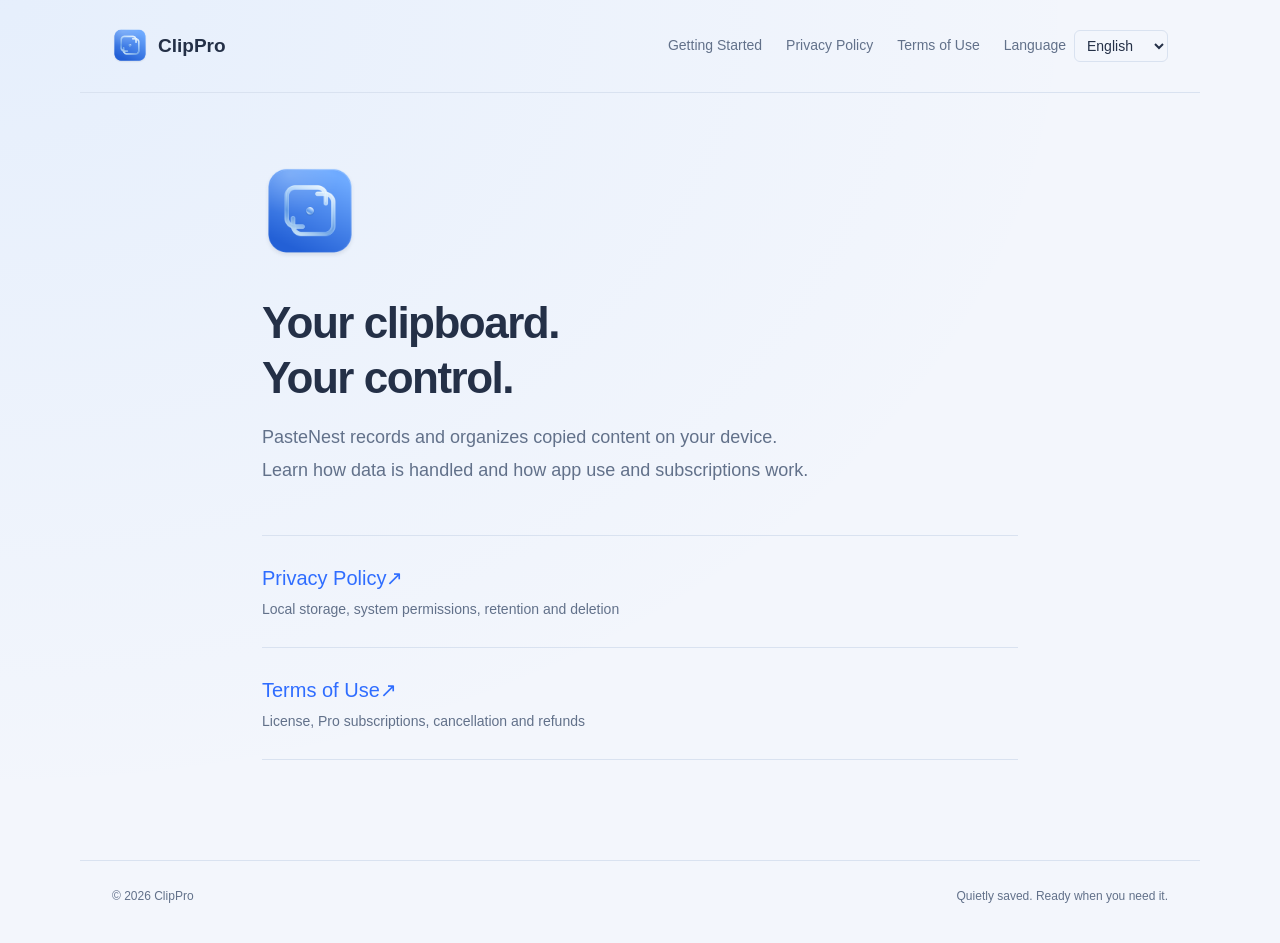
<file: index.html>
<!DOCTYPE html>
<html lang="zh-CN"><head><meta charset="utf-8"/><meta content="width=device-width, initial-scale=1" name="viewport"/><title>隐私与条款 · ClipPro</title><meta content="ClipPro 隐私政策与使用条款。了解本机数据处理和 Pro 订阅规则。" name="description"/><link href="icon.png" rel="icon"/><link href="styles.css" rel="stylesheet"/><script defer="" src="translations.js"></script><script defer="" src="i18n.js"></script></head><body data-page="index"><header><a class="brand" href="./"><img alt="" height="36" src="icon.png" width="36"/>ClipPro</a><nav aria-label="法律文件"><a data-ui="guide" href="getting-started.html">入门指南</a><a data-ui="privacy" href="privacy.html">隐私政策</a><a data-ui="terms" href="terms.html">使用条款</a><label class="language-control"><span data-ui="language">语言</span><select aria-label="语言" id="language"><option value="zh-Hans">简体中文</option><option value="zh-Hant">繁體中文</option><option value="en">English</option><option value="ja">日本語</option><option value="ko">한국어</option><option value="fr">Français</option><option value="de">Deutsch</option></select></label></nav></header><main class="home"><img alt="ClipPro 应用图标" height="96" src="icon.png" width="96"/><h1 data-ui="homeHeading">您的剪贴板。<br/>您的掌控。</h1><p class="intro" data-ui="homeIntro">ClipPro 在本机记录和整理复制的内容。<br/>了解数据如何处理，以及使用应用与订阅的规则。</p><div class="links"><a href="privacy.html"><span data-ui="privacy">隐私政策</span><span aria-hidden="true">↗</span><small data-ui="privacyDescription">本机存储、系统权限、数据保留与删除</small></a><a href="terms.html"><span data-ui="terms">使用条款</span><span aria-hidden="true">↗</span><small data-ui="termsDescription">使用许可、Pro 订阅、取消与退款</small></a></div></main><footer><span>© 2026 ClipPro</span><span data-ui="footer">安静记录，需要时随手取用。</span></footer></body></html>
</file>
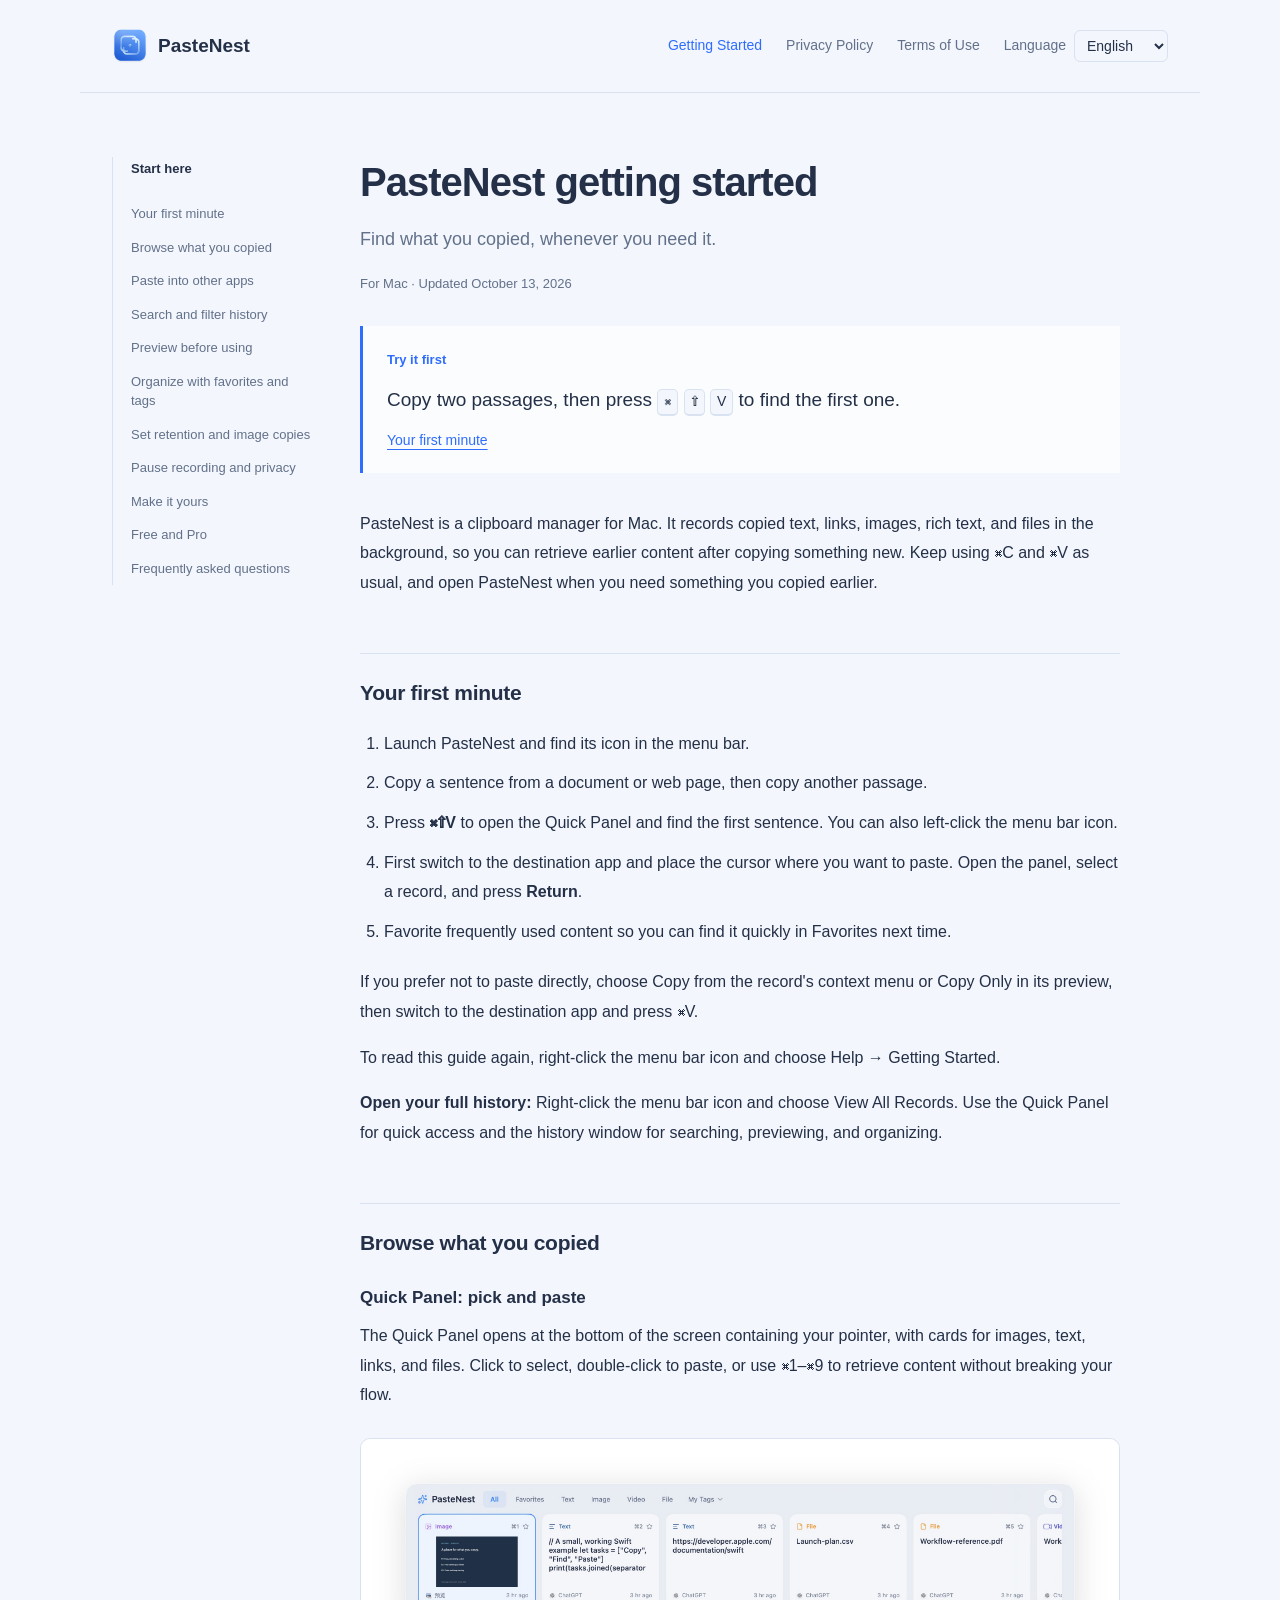
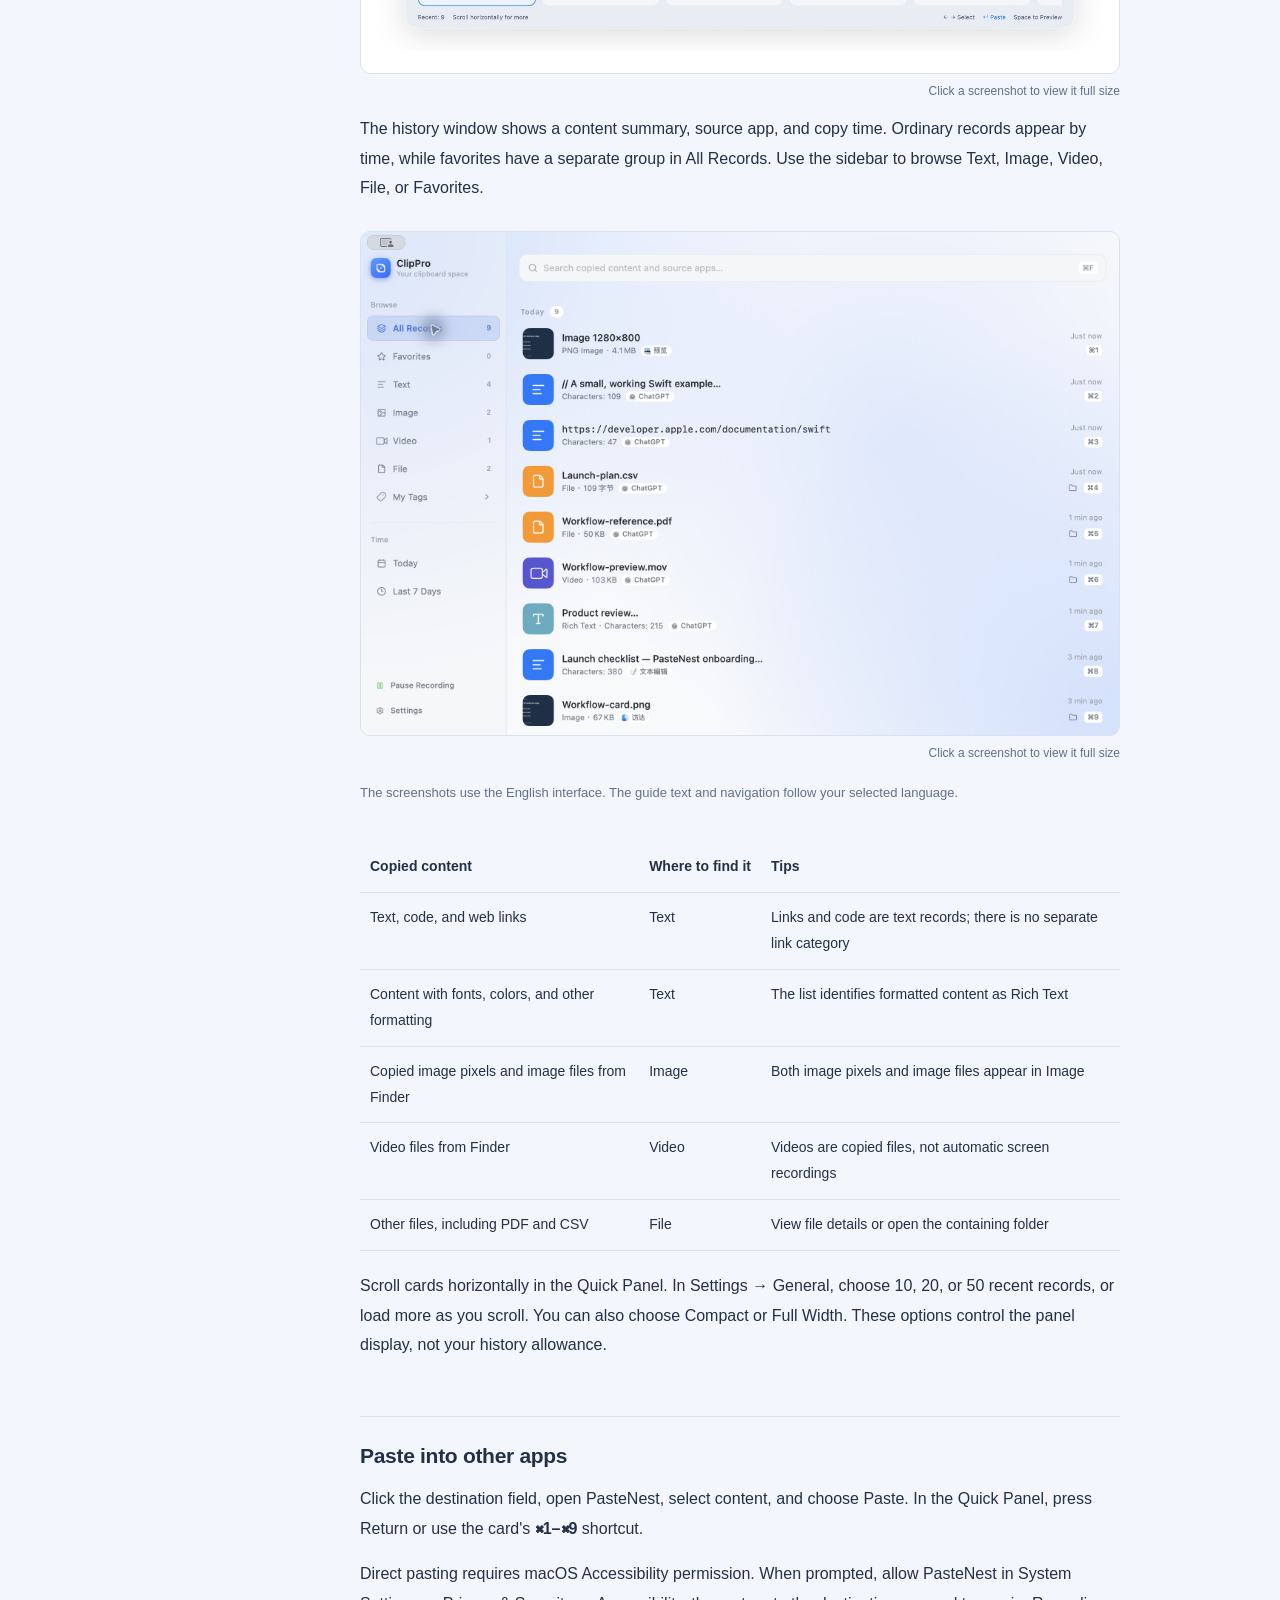
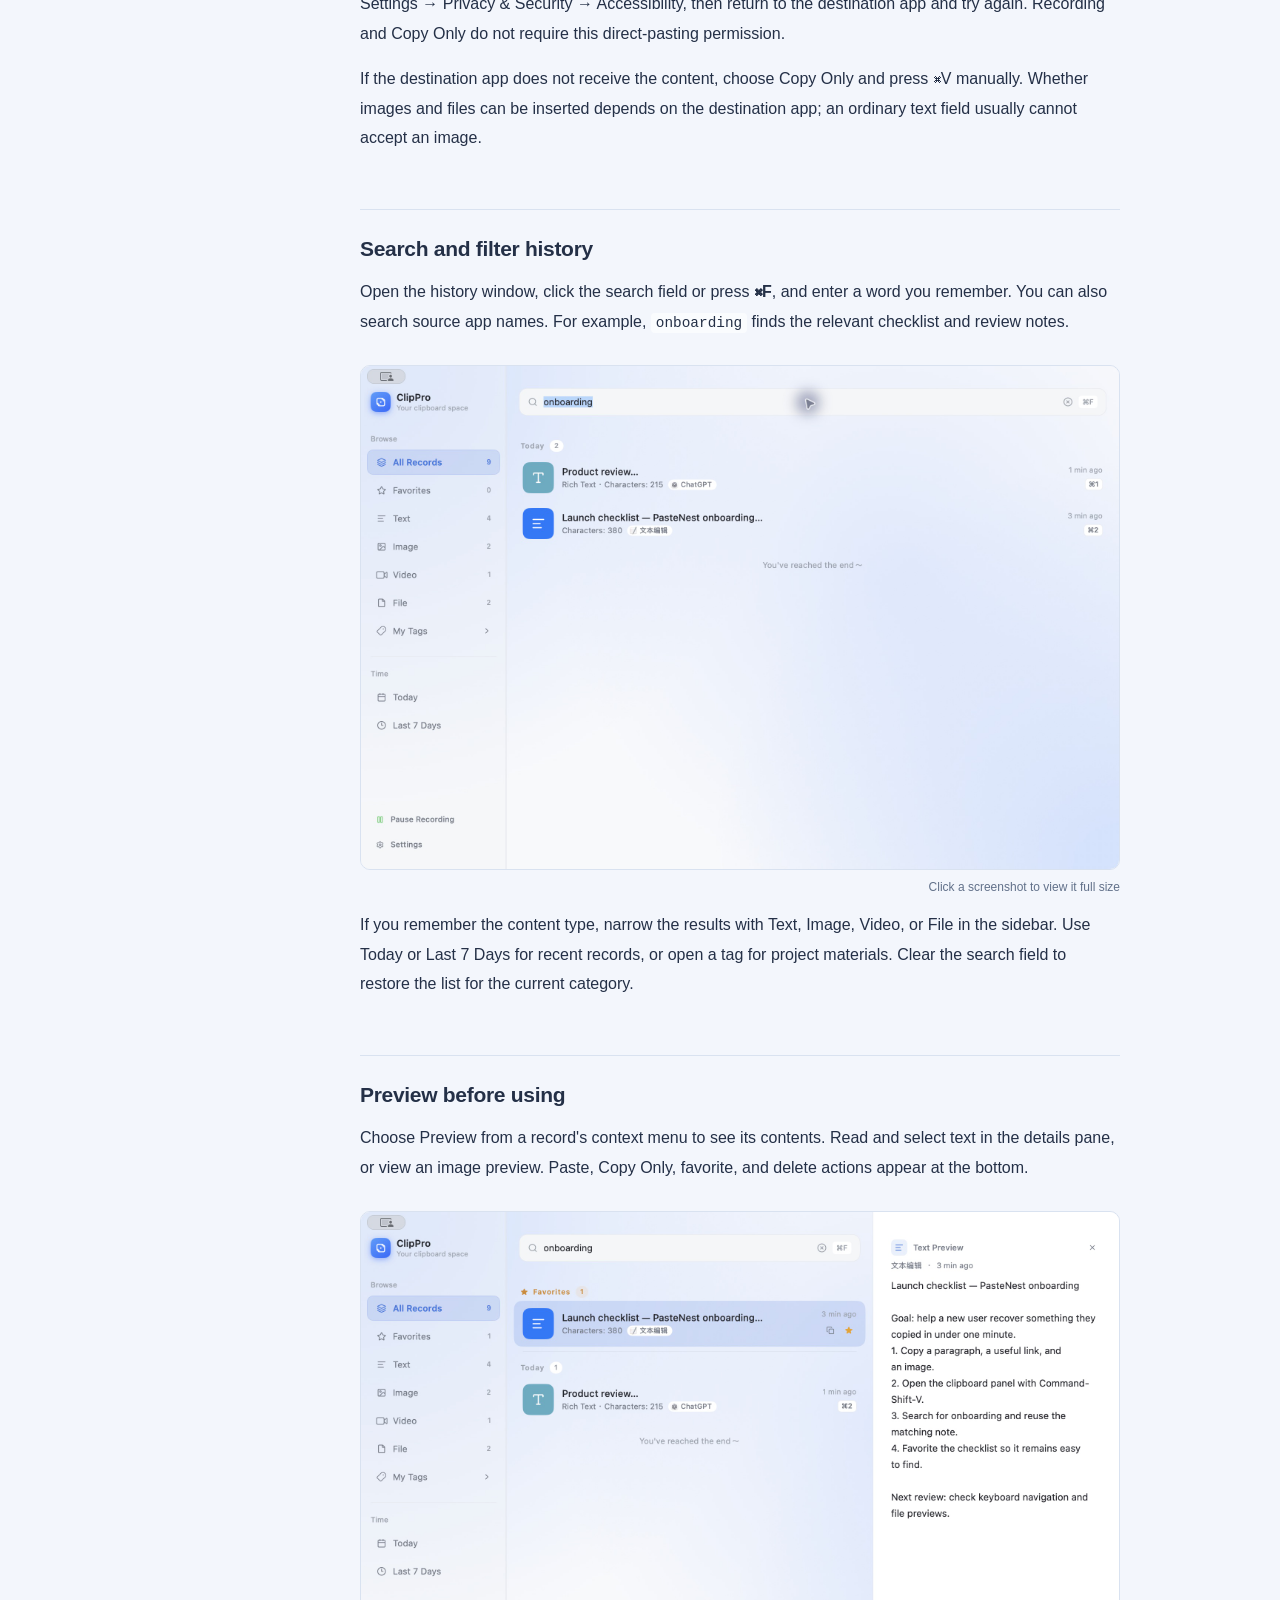
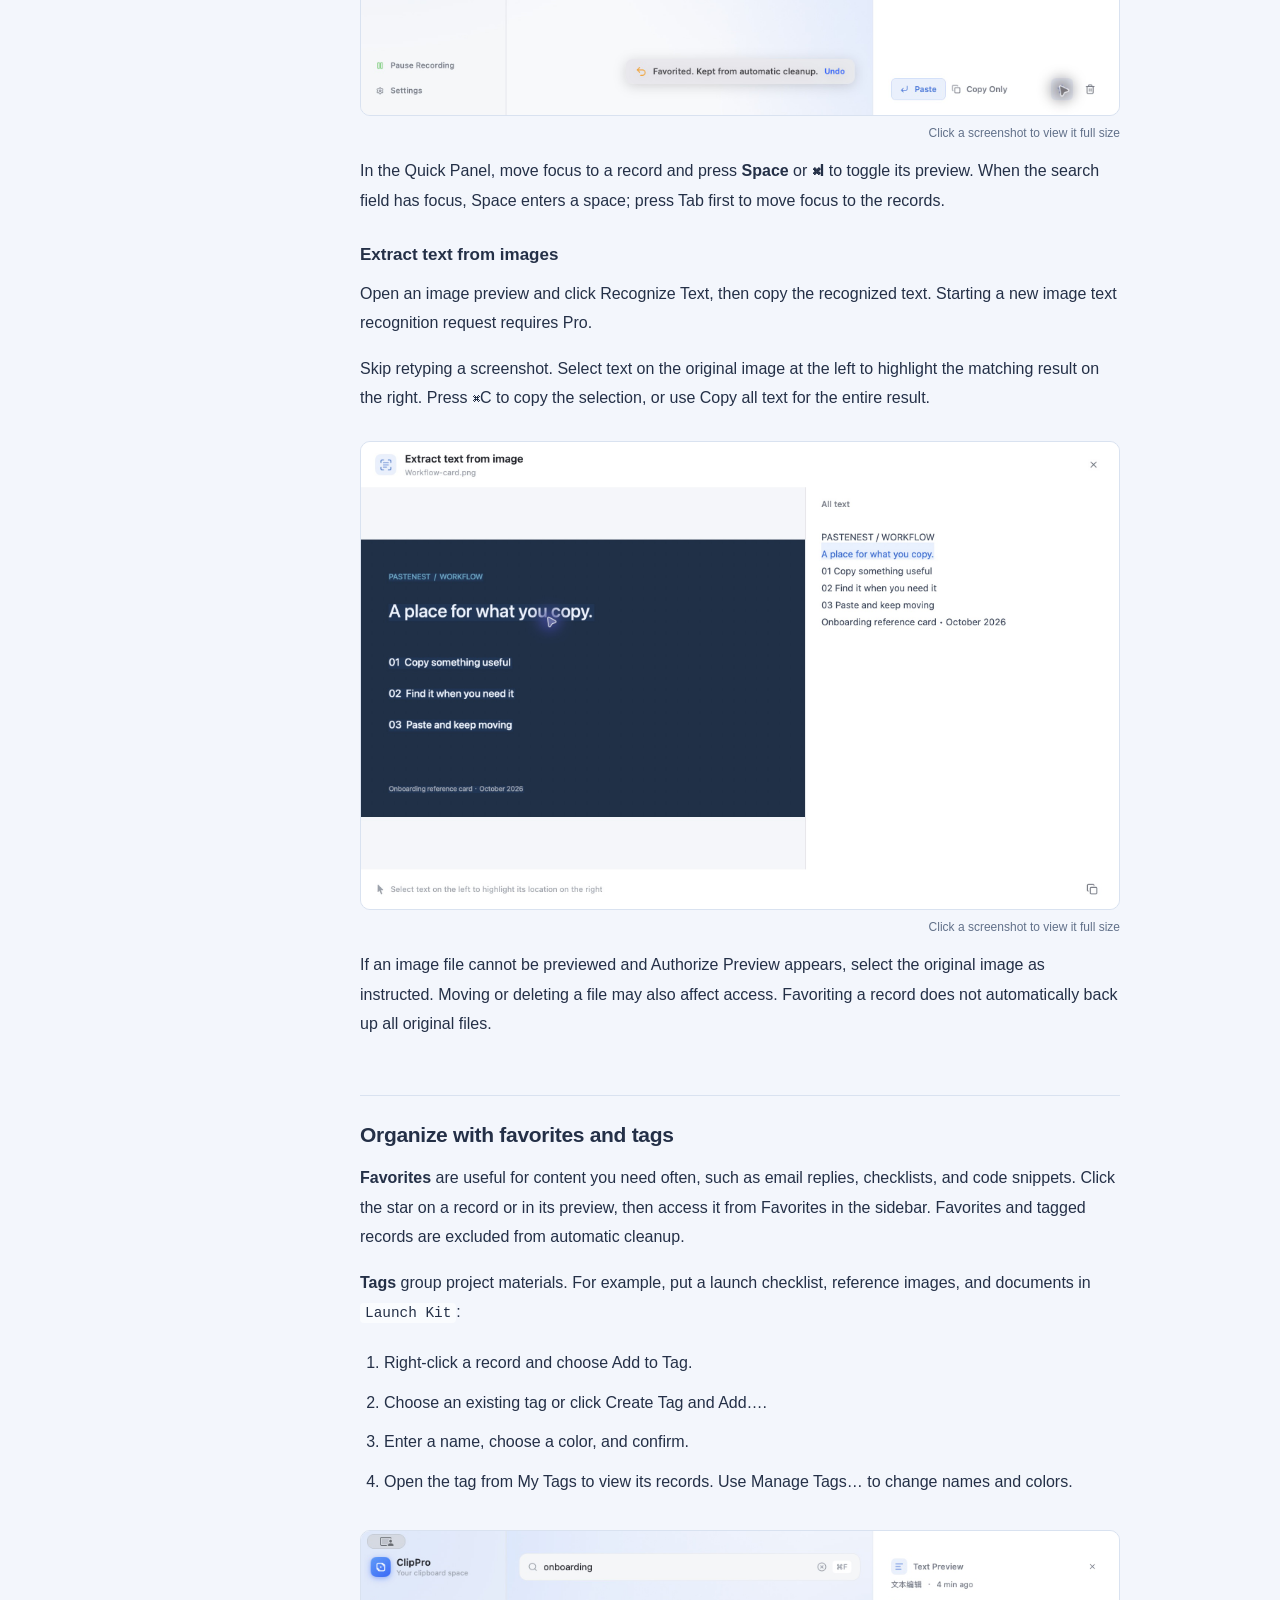
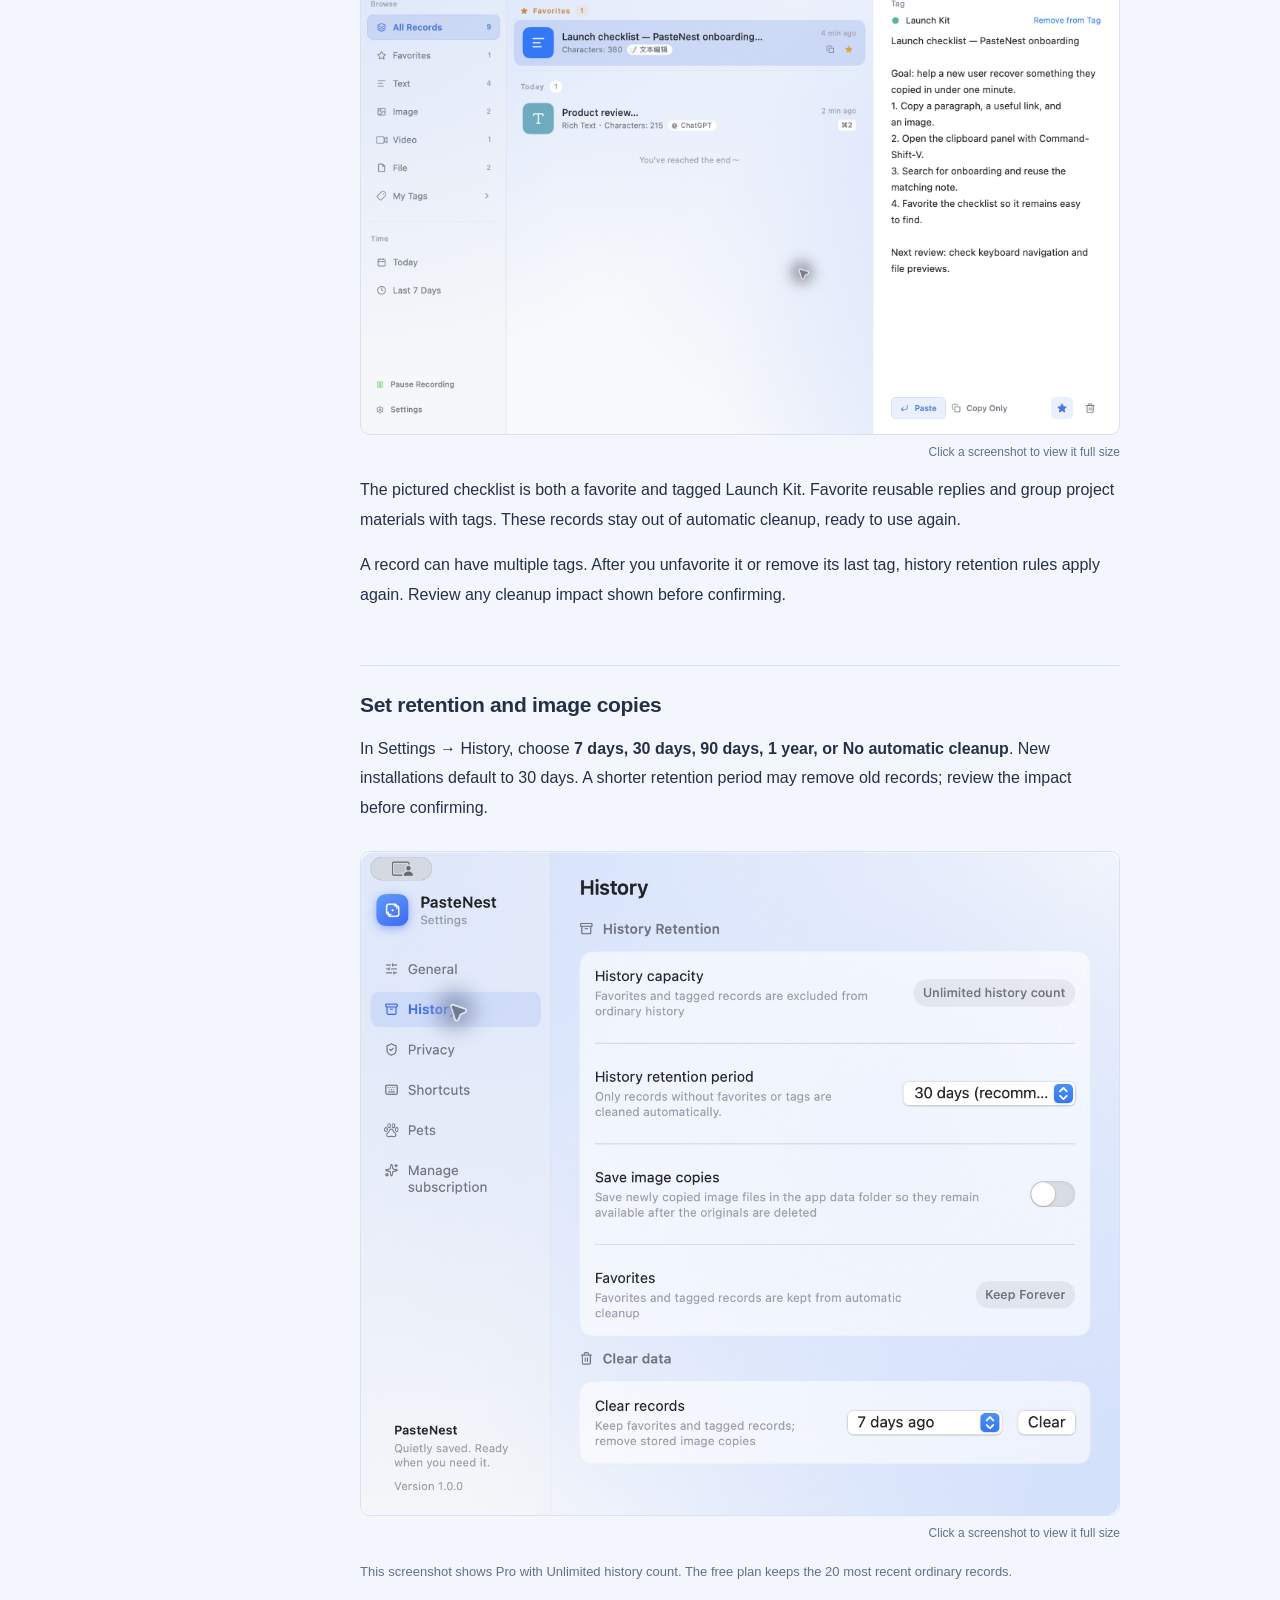
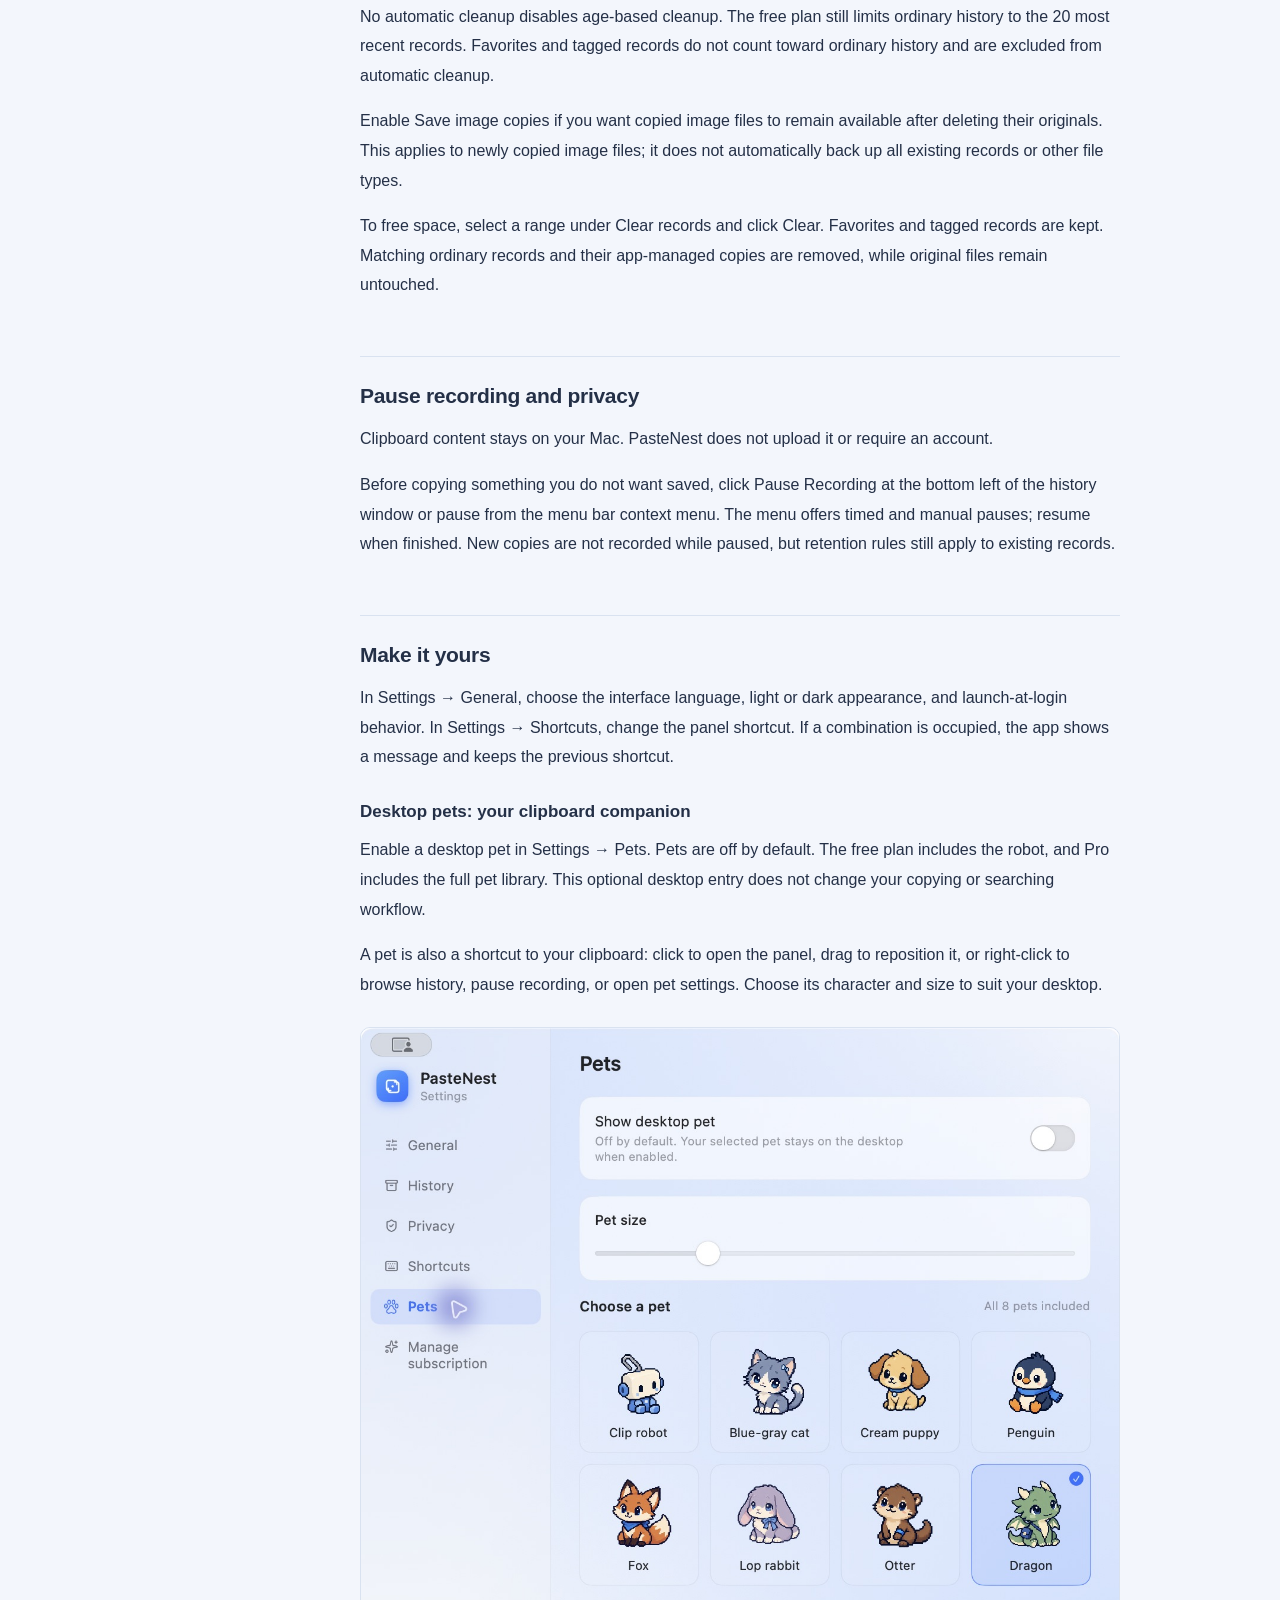
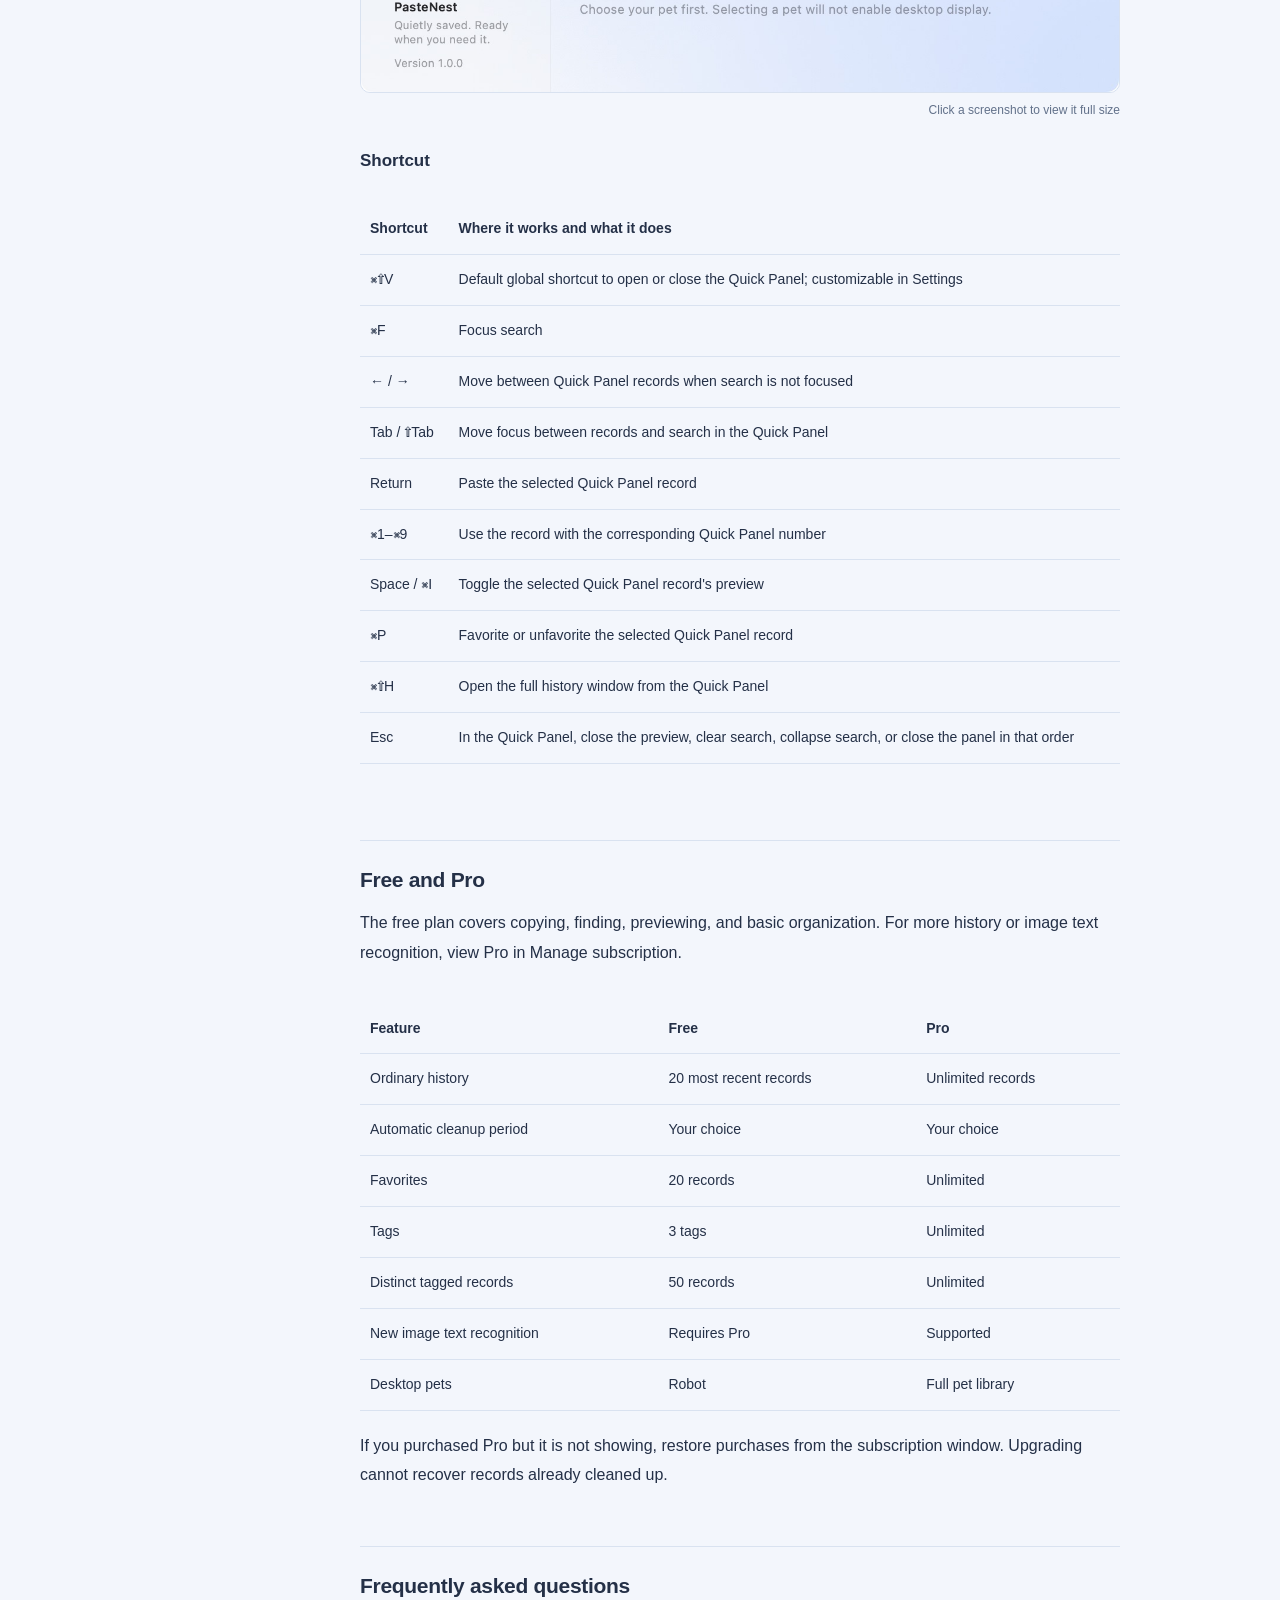
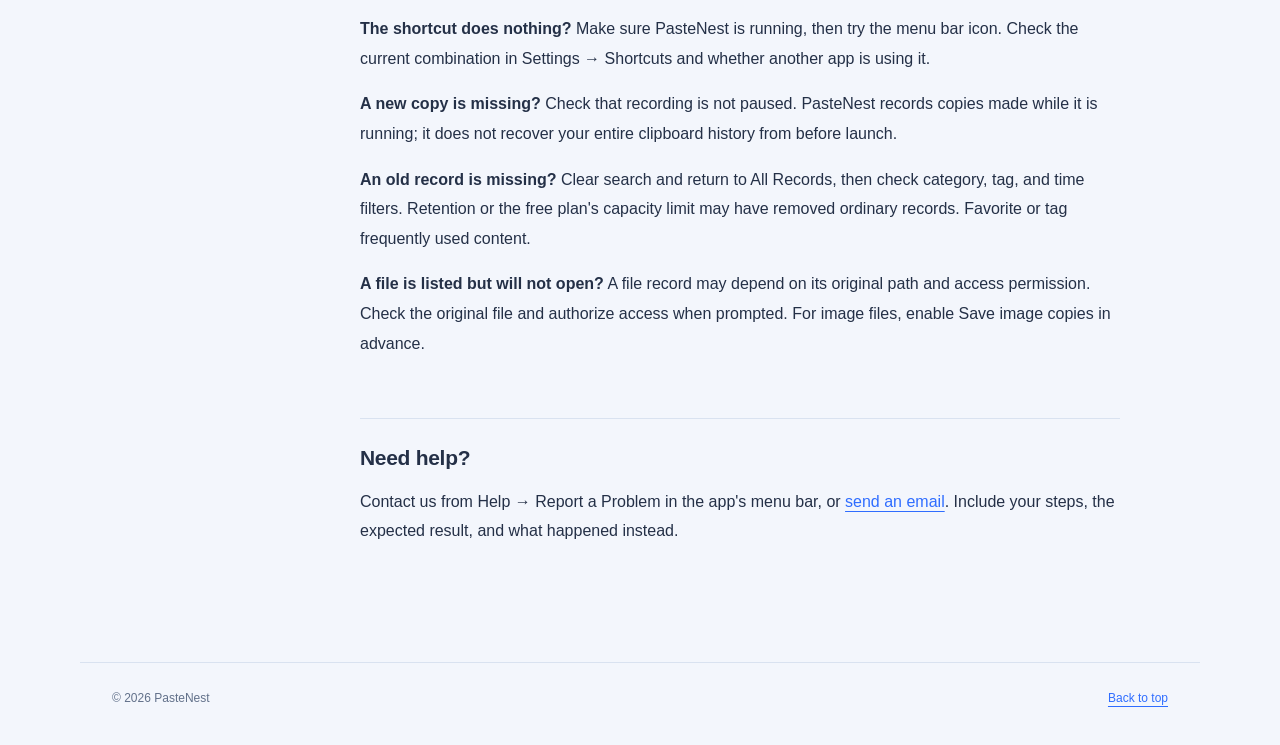
<file: getting-started.html>
<!DOCTYPE html>

<html lang="zh-CN">
<head>
<meta charset="utf-8"/>
<meta content="width=device-width, initial-scale=1" name="viewport"/>
<title>入门指南 · PasteNest</title>
<meta content="从第一次复制开始，了解 PasteNest 的剪贴板历史、搜索、粘贴、预览、收藏和标签。" name="description"/>
<link href="icon.png" rel="icon"/>
<link href="styles.css" rel="stylesheet"/>
<link href="guide.css" rel="stylesheet"/>
<script defer="" src="translations.js"></script><script defer="" src="i18n.js"></script></head>
<body class="guide-page" data-page="guide">
<a class="skip" data-ui="skip" href="#content">跳转到正文</a>
<header>
<a class="brand" href="./"><img alt="" height="36" src="icon.png" width="36"/>PasteNest</a>
<nav aria-label="帮助与法律文件">
<a aria-current="page" data-ui="guide" href="getting-started.html">入门指南</a>
<a data-ui="privacy" href="privacy.html?lang=zh-Hans">隐私政策</a>
<a data-ui="terms" href="terms.html?lang=zh-Hans">使用条款</a>
<label class="language-control"><span data-ui="language">语言</span><select aria-label="语言" id="language"><option value="zh-Hans">简体中文</option><option value="zh-Hant">繁體中文</option><option value="en">English</option><option value="ja">日本語</option><option value="ko">한국어</option><option value="fr">Français</option><option value="de">Deutsch</option></select></label></nav>
</header>
<div class="layout guide-layout">
<aside aria-label="本页目录">
<p data-i18n="guide.0">从这里开始</p>
<a data-i18n="guide.8" href="#section-1">一分钟完成第一次使用</a>
<a data-i18n="guide.17" href="#section-2">浏览你复制过的内容</a>
<a data-i18n="guide.39" href="#section-3">将记录粘贴到其他应用</a>
<a data-i18n="guide.43" href="#section-4">搜索和筛选历史</a>
<a data-i18n="guide.46" href="#section-5">先预览，再使用</a>
<a data-i18n="guide.52" href="#section-6">用收藏和标签整理常用内容</a>
<a data-i18n="guide.60" href="#section-7">设置保留时间和图片副本</a>
<a data-i18n="guide.66" href="#section-8">暂停记录与隐私</a>
<a data-i18n="guide.69" href="#section-9">按你的习惯调整</a>
<a data-i18n="guide.94" href="#section-10">免费版与 Pro</a>
<a data-i18n="guide.118" href="#section-11">常见问题</a>
</aside>
<main class="guide-content" id="content">
<h1 data-i18n="guide.1">PasteNest 入门指南</h1>
<p class="intro" data-i18n="guide.2">复制过的内容，需要时随手找回。</p>
<p class="meta" data-i18n="guide.3">适用于 Mac · 更新于 2026 年 10 月 13 日</p>
<details class="mobile-toc"><summary data-i18n="guide.4">本页目录</summary>
<a data-i18n="guide.8" href="#section-1">一分钟完成第一次使用</a>
<a data-i18n="guide.17" href="#section-2">浏览你复制过的内容</a>
<a data-i18n="guide.39" href="#section-3">将记录粘贴到其他应用</a>
<a data-i18n="guide.43" href="#section-4">搜索和筛选历史</a>
<a data-i18n="guide.46" href="#section-5">先预览，再使用</a>
<a data-i18n="guide.52" href="#section-6">用收藏和标签整理常用内容</a>
<a data-i18n="guide.60" href="#section-7">设置保留时间和图片副本</a>
<a data-i18n="guide.66" href="#section-8">暂停记录与隐私</a>
<a data-i18n="guide.69" href="#section-9">按你的习惯调整</a>
<a data-i18n="guide.94" href="#section-10">免费版与 Pro</a>
<a data-i18n="guide.118" href="#section-11">常见问题</a>
</details>
<div class="guide-start"><span data-i18n="guide.5">先试一次</span><p data-i18n="guide.6">复制两段文字，按 <kbd>⌘</kbd> <kbd>⇧</kbd> <kbd>V</kbd> 找回第一段。</p><a data-i18n="guide.8" href="#section-1">一分钟完成第一次使用</a></div>
<p data-i18n="guide.7">PasteNest 是一款 Mac 剪贴板管理工具。它在后台记录你复制的文本、链接、图片、富文本和文件，让你在复制新内容后，仍能找回之前的内容。你可以继续使用熟悉的 ⌘C 和 ⌘V，只在需要找回旧内容时打开 PasteNest。</p>
<h2 data-i18n="guide.8" id="section-1">一分钟完成第一次使用</h2>
<ol>
<li data-i18n="guide.9">启动 PasteNest，在菜单栏找到应用图标。</li>
<li data-i18n="guide.10">在文档或网页里复制一句话，再复制另一段内容。</li>
<li data-i18n="guide.11">按 <strong>⌘⇧V</strong> 打开快捷面板，找到第一次复制的那句话。也可以左键点击菜单栏图标打开面板。</li>
<li data-i18n="guide.12">先切换到需要粘贴的应用，将光标放到输入位置，再打开面板、选中记录，按 <strong>Return</strong> 粘贴。</li>
<li data-i18n="guide.13">把经常使用的内容加入收藏，下次从「收藏」中快速找到。</li>
</ol>
<p data-i18n="guide.14">如果暂时不使用直接粘贴，可以在记录的右键菜单选择「复制」，或在预览中点击「仅复制」，然后切换到目标应用按 ⌘V。</p>
<p data-i18n="guide.15">以后想再次阅读本指南，右键点击菜单栏图标，选择「帮助 → 入门指南」。</p>
<p data-i18n="guide.16"><strong>打开完整历史：</strong>右键点击菜单栏图标，选择「查看全部记录」。快捷面板适合随手取用，完整历史窗口适合搜索、预览和整理。</p>
<h2 data-i18n="guide.17" id="section-2">浏览你复制过的内容</h2><h3 data-i18n="guide.132" id="quick-panel">快捷面板：即选即用</h3><p data-i18n="guide.133">快捷面板在鼠标所在屏幕的底部展开，用卡片展示图片、文字、链接和文件。单击选中、双击粘贴，或用 ⌘1–⌘9 快速取用，让你在当前工作中随手找回内容。</p><figure><a href="assets/guide/quick-panel.png"><img alt="卡片式快捷面板，显示图片、代码、链接和文件" data-alt="guide.139" decoding="async" height="840" loading="lazy" src="assets/guide/quick-panel.png" width="2720"/></a><figcaption data-i18n="guide.19">点击截图查看大图</figcaption></figure>
<p data-i18n="guide.18">历史窗口显示内容摘要、来源应用和复制时间。普通记录按时间排列，收藏内容会在「全部记录」中单独分组。左侧可以切换「文本」「图片」「视频」「文件」和「收藏」。</p>
<figure><a href="assets/guide/history.png"><img alt="完整历史：英文文本、图片、视频和文件混合显示" data-alt="guide.126" decoding="async" height="1360" loading="lazy" src="assets/guide/history.png" width="2048"/></a><figcaption data-i18n="guide.19">点击截图查看大图</figcaption></figure>
<p data-i18n="guide.20"><em>截图使用英文界面；正文和目录会跟随所选语言切换。</em></p>
<div class="table-wrap"><table>
<thead>
<tr>
<th data-i18n="guide.21">你复制的内容</th>
<th data-i18n="guide.22">在哪里找</th>
<th data-i18n="guide.23">使用提示</th>
</tr>
</thead>
<tbody>
<tr>
<td data-i18n="guide.24">文字、代码、网页链接</td>
<td data-i18n="guide.25">文本</td>
<td data-i18n="guide.26">链接和代码属于文本，无需寻找独立的链接分类</td>
</tr>
<tr>
<td data-i18n="guide.27">带字体、颜色等格式的内容</td>
<td data-i18n="guide.25">文本</td>
<td data-i18n="guide.28">列表会标识为富文本（Rich Text）</td>
</tr>
<tr>
<td data-i18n="guide.29">直接复制的图像、访达中的图片文件</td>
<td data-i18n="guide.30">图片</td>
<td data-i18n="guide.31">图片像素与图片文件都可以进入图片分类</td>
</tr>
<tr>
<td data-i18n="guide.32">访达中的视频文件</td>
<td data-i18n="guide.33">视频</td>
<td data-i18n="guide.34">视频是复制的文件，不是自动录制的屏幕内容</td>
</tr>
<tr>
<td data-i18n="guide.35">PDF、CSV 等其他文件</td>
<td data-i18n="guide.36">文件</td>
<td data-i18n="guide.37">可以查看文件信息，或打开所在文件夹</td>
</tr>
</tbody>
</table></div>
<p data-i18n="guide.38">快捷面板中的卡片可横向滚动。在「设置 → 常规」中，可以选择显示最近 10、20、50 条，或滚动加载更多，并选择紧凑或铺满屏幕的宽度。这些选项控制面板展示，不会改变历史保留额度。</p>
<h2 data-i18n="guide.39" id="section-3">将记录粘贴到其他应用</h2>
<p data-i18n="guide.40">在目标应用里点击输入位置，然后打开 PasteNest，选中内容并执行「粘贴」。快捷面板中可以按 Return，也可以用卡片显示的 <strong>⌘1–⌘9</strong> 快速取用对应记录。</p>
<p data-i18n="guide.41">直接粘贴需要 macOS 的辅助功能权限。出现权限提示时，在「系统设置 → 隐私与安全性 → 辅助功能」中允许 PasteNest，然后回到目标应用重试。记录功能和「仅复制」不依赖这项直接粘贴权限。</p>
<p data-i18n="guide.42">如果目标应用没有接收内容，使用「仅复制」再手动按 ⌘V。图片和文件是否能插入，取决于目标应用支持的内容类型；例如，普通文本输入框通常不能接收图片。</p>
<h2 data-i18n="guide.43" id="section-4">搜索和筛选历史</h2>
<p data-i18n="guide.44">打开历史窗口，点击搜索框或按 <strong>⌘F</strong>，输入记得的词语，也可以搜索来源应用名称。例如，输入 <code>onboarding</code> 可以找回相关清单和评审笔记。</p>
<figure><a href="assets/guide/search.png"><img alt="搜索 onboarding 后找到两条相关记录" data-alt="guide.127" decoding="async" height="1360" loading="lazy" src="assets/guide/search.png" width="2048"/></a><figcaption data-i18n="guide.19">点击截图查看大图</figcaption></figure>
<p data-i18n="guide.45">如果记得内容类型，先点击左侧的「文本」「图片」「视频」或「文件」缩小范围。也可以使用「今天」「最近 7 天」查找近期记录，或进入某个标签查找对应项目的资料。清空搜索框即可恢复当前分类的列表。</p>
<h2 data-i18n="guide.46" id="section-5">先预览，再使用</h2>
<p data-i18n="guide.47">在记录的右键菜单选择「预览」，查看完整内容。文本可以在详情中阅读和选择；图片会显示图像预览。详情底部提供「粘贴」「仅复制」、收藏和删除操作。</p>
<figure><a href="assets/guide/text-preview.png"><img alt="清单预览及粘贴、仅复制、收藏操作" data-alt="guide.128" decoding="async" height="1360" loading="lazy" src="assets/guide/text-preview.png" width="2048"/></a><figcaption data-i18n="guide.19">点击截图查看大图</figcaption></figure>
<p data-i18n="guide.48">在快捷面板中，将焦点移到记录后，按 <strong>空格</strong>或 <strong>⌘I</strong> 可切换预览。搜索框有焦点时，空格用于输入搜索文字；先按 Tab 将焦点移到记录。</p>
<h3 data-i18n="guide.49" id="image-text">从图片中提取文字</h3>
<p data-i18n="guide.50">打开图片预览，点击「识别文字」（Recognize Text），即可识别图中的文字，再复制识别结果。发起新的图片文字识别需要 Pro。</p><p data-i18n="guide.134">不必抄写截图里的文字：在左侧原图上选择文字，右侧会定位对应内容。用 ⌘C 复制所选部分，或点击「复制全部文字」一次取出完整结果。</p>
<figure><a href="assets/guide/ocr-selection.png"><img alt="OCR 原图选中文字，右侧同步高亮识别结果" data-alt="guide.129" decoding="async" height="1320" loading="lazy" src="assets/guide/ocr-selection.png" width="2144"/></a><figcaption data-i18n="guide.19">点击截图查看大图</figcaption></figure>
<p data-i18n="guide.51">如果图片文件的预览不可用，且界面提示「授权预览」，按提示选择对应原图片。文件被移动或删除也可能影响使用；收藏记录不会自动备份所有原文件。</p>
<h2 data-i18n="guide.52" id="section-6">用收藏和标签整理常用内容</h2>
<p data-i18n="guide.53"><strong>收藏</strong>适合随时要用的内容，例如邮件回复、工作清单和代码片段。点击记录或预览中的星标，之后从左侧「收藏」中访问。收藏及带标签的记录不会被自动清理。</p>
<p data-i18n="guide.54"><strong>标签</strong>适合围绕项目整理资料。例如，把上线清单、参考图片和文档放入 <code>Launch Kit</code>：</p>
<ol>
<li data-i18n="guide.55">右键点击记录，选择「添加到标签」。</li>
<li data-i18n="guide.56">选择已有标签，或点击「新建标签并添加…」。</li>
<li data-i18n="guide.57">输入名称、选择颜色，确认创建。</li>
<li data-i18n="guide.58">从「我的标签」进入相应标签查看资料；在「管理标签…」中修改名称和颜色。</li>
</ol>
<figure><a href="assets/guide/tags.png"><img alt="清单已收藏，并加入 Launch Kit 标签" data-alt="guide.130" decoding="async" height="1360" loading="lazy" src="assets/guide/tags.png" width="2048"/></a><figcaption data-i18n="guide.19">点击截图查看大图</figcaption></figure><p data-i18n="guide.135">图中清单同时加入收藏和 Launch Kit 标签。常用回复可以收藏，项目资料可以按标签归类；这些内容会避开自动清理，方便长期重复使用。</p>
<p data-i18n="guide.59">一条记录可以关联多个标签。取消收藏或移除最后一个标签后，记录会重新受历史保留规则管理；若操作会导致清理，注意界面的影响提示。</p>
<h2 data-i18n="guide.60" id="section-7">设置保留时间和图片副本</h2>
<p data-i18n="guide.61">打开「设置 → 记录」，根据需要选择 <strong>7 天、30 天、90 天、1 年或不自动清理</strong>。新安装默认 30 天。缩短保留时间可能清理旧记录，确认前先查看影响提示。</p>
<figure><a href="assets/guide/history-settings.png"><img alt="历史保留时间、图片副本和手动清理设置" data-alt="guide.131" decoding="async" height="1120" loading="lazy" src="assets/guide/history-settings.png" width="1280"/></a><figcaption data-i18n="guide.19">点击截图查看大图</figcaption></figure>
<p data-i18n="guide.62"><em>截图为 Pro 界面，显示「不限条数」。免费版普通历史保留最近 20 条。</em></p>
<p data-i18n="guide.63">「不自动清理」关闭按时间清理；免费版仍受最近 20 条普通历史的数量限制。收藏和带标签的记录不计入普通历史，也不会被自动清理。</p>
<p data-i18n="guide.64">如果希望复制的图片文件在原文件删除后仍可使用，可开启「保存图片副本」。该选项作用于新复制的图片文件，不会为所有已有记录或其他类型文件自动建立备份。</p>
<p data-i18n="guide.65">需要释放空间时，在「清理记录」中选择范围，再点击「清理」。此操作会保留收藏和带标签的记录，删除符合范围的普通记录及应用保存的相关副本，原文件不会被删除。</p>
<h2 data-i18n="guide.66" id="section-8">暂停记录与隐私</h2>
<p data-i18n="guide.67">剪贴板内容保存在本机，PasteNest 不上传剪贴板内容，也不需要账号。</p>
<p data-i18n="guide.68">复制不想保留的内容前，点击历史窗口左下角的「暂停记录」，或在菜单栏右键菜单中选择暂停。菜单栏提供定时暂停和手动暂停；使用后选择恢复记录。暂停期间新复制的内容不会进入历史，但已有记录仍按保留规则管理。</p>
<h2 data-i18n="guide.69" id="section-9">按你的习惯调整</h2>
<p data-i18n="guide.70">在「设置 → 常规」中选择界面语言、浅色或深色外观，并管理开机启动。在「设置 → 快捷键」中更改唤出面板的组合；如果新组合已被占用，应用会提示并保留原快捷键。</p>
<h3 data-i18n="guide.136" id="desktop-pets">桌面宠物：剪贴板的桌面入口</h3><p data-i18n="guide.71">在「设置 → 宠物」中可以开启桌面宠物。默认关闭，免费版可使用机器人，Pro 可使用完整宠物库。它是可选的桌面入口，不影响日常复制和查找流程。</p><p data-i18n="guide.137">宠物不仅是桌面陪伴，也是快捷入口：点击打开面板，拖动调整位置，右键可查看历史、暂停记录或打开宠物设置。还能选择形象并调整大小，让入口更适合你的桌面。</p><figure><a href="assets/guide/pet-settings.png"><img alt="桌面宠物库、显示开关与大小设置" data-alt="guide.138" decoding="async" height="1120" loading="lazy" src="assets/guide/pet-settings.png" width="1280"/></a><figcaption data-i18n="guide.19">点击截图查看大图</figcaption></figure>
<h3 data-i18n="guide.72">快捷键</h3><div class="table-wrap"><table>
<thead>
<tr>
<th data-i18n="guide.72">快捷键</th>
<th data-i18n="guide.73">作用范围与操作</th>
</tr>
</thead>
<tbody>
<tr>
<td data-i18n="guide.74">⌘⇧V</td>
<td data-i18n="guide.75">默认全局快捷键，打开或关闭快捷面板；可在设置中修改</td>
</tr>
<tr>
<td data-i18n="guide.76">⌘F</td>
<td data-i18n="guide.77">聚焦搜索</td>
</tr>
<tr>
<td data-i18n="guide.78">← / →</td>
<td data-i18n="guide.79">快捷面板中移动记录选择，搜索框未聚焦时生效</td>
</tr>
<tr>
<td data-i18n="guide.80">Tab / ⇧Tab</td>
<td data-i18n="guide.81">快捷面板中切换记录与搜索焦点</td>
</tr>
<tr>
<td data-i18n="guide.82">Return</td>
<td data-i18n="guide.83">快捷面板中粘贴选中的记录</td>
</tr>
<tr>
<td data-i18n="guide.84">⌘1–⌘9</td>
<td data-i18n="guide.85">快捷面板中取用对应编号的记录</td>
</tr>
<tr>
<td data-i18n="guide.86">空格 / ⌘I</td>
<td data-i18n="guide.87">快捷面板中切换所选记录的预览</td>
</tr>
<tr>
<td data-i18n="guide.88">⌘P</td>
<td data-i18n="guide.89">快捷面板中收藏或取消收藏所选记录</td>
</tr>
<tr>
<td data-i18n="guide.90">⌘⇧H</td>
<td data-i18n="guide.91">快捷面板中打开完整历史窗口</td>
</tr>
<tr>
<td data-i18n="guide.92">Esc</td>
<td data-i18n="guide.93">快捷面板中依次关闭预览、清除搜索、收起搜索或关闭面板</td>
</tr>
</tbody>
</table></div>
<h2 data-i18n="guide.94" id="section-10">免费版与 Pro</h2>
<p data-i18n="guide.95">免费版可以完成复制、查找、预览和整理的基本流程。需要更多保留空间或图片文字识别时，可以在「管理订阅」中查看 Pro。</p>
<div class="table-wrap"><table>
<thead>
<tr>
<th data-i18n="guide.96">功能</th>
<th data-i18n="guide.97">免费版</th>
<th data-i18n="guide.98">Pro</th>
</tr>
</thead>
<tbody>
<tr>
<td data-i18n="guide.99">普通历史</td>
<td data-i18n="guide.100">最近 20 条</td>
<td data-i18n="guide.101">不限条数</td>
</tr>
<tr>
<td data-i18n="guide.102">自动清理时间</td>
<td data-i18n="guide.103">自行选择</td>
<td data-i18n="guide.103">自行选择</td>
</tr>
<tr>
<td data-i18n="guide.104">收藏</td>
<td data-i18n="guide.105">20 条</td>
<td data-i18n="guide.106">不限</td>
</tr>
<tr>
<td data-i18n="guide.107">标签</td>
<td data-i18n="guide.108">3 个</td>
<td data-i18n="guide.106">不限</td>
</tr>
<tr>
<td data-i18n="guide.109">带标签的不同记录</td>
<td data-i18n="guide.110">50 条</td>
<td data-i18n="guide.106">不限</td>
</tr>
<tr>
<td data-i18n="guide.111">新图片文字识别</td>
<td data-i18n="guide.112">需要 Pro</td>
<td data-i18n="guide.113">支持</td>
</tr>
<tr>
<td data-i18n="guide.114">桌面宠物</td>
<td data-i18n="guide.115">机器人</td>
<td data-i18n="guide.116">完整宠物库</td>
</tr>
</tbody>
</table></div>
<p data-i18n="guide.117">如果已经购买但权益未显示，可在订阅界面恢复购买。升级不会恢复已经清理的内容。</p>
<h2 data-i18n="guide.118" id="section-11">常见问题</h2>
<p data-i18n="guide.119"><strong>按快捷键没有反应？</strong> 先确认 PasteNest 正在运行，再从菜单栏打开。进入「设置 → 快捷键」查看当前组合，确认没有被其他应用占用。</p>
<p data-i18n="guide.120"><strong>复制的内容没有出现？</strong> 确认记录未暂停。PasteNest 记录运行期间发生的复制操作，不会补回启动前的全部剪贴板历史。</p>
<p data-i18n="guide.121"><strong>找不到一条旧记录？</strong> 清空搜索并返回「全部记录」，再检查分类、标签和时间筛选。普通记录也可能因保留时间或免费版容量限制被清理；经常使用的内容建议收藏或添加标签。</p>
<p data-i18n="guide.122"><strong>文件还在列表里，却打不开？</strong> 文件记录可能依赖原路径和访问权限。确认原文件仍在，按界面提示授权；图片文件可以提前开启「保存图片副本」。</p>
<div class="guide-contact"><h2 data-i18n="guide.123">需要帮助？</h2><p data-i18n="guide.124">遇到问题时，可以从应用菜单栏的「帮助 → 问题反馈」联系我们，也可以<a href="mailto:zzy13692563075@gmail.com">发送邮件</a>。请描述操作步骤、预期结果与实际现象。</p></div>
</main>
</div>
<footer><span>© 2026 PasteNest</span><a data-i18n="guide.125" href="#content">回到顶部</a></footer>
</body>
</html>
</file>
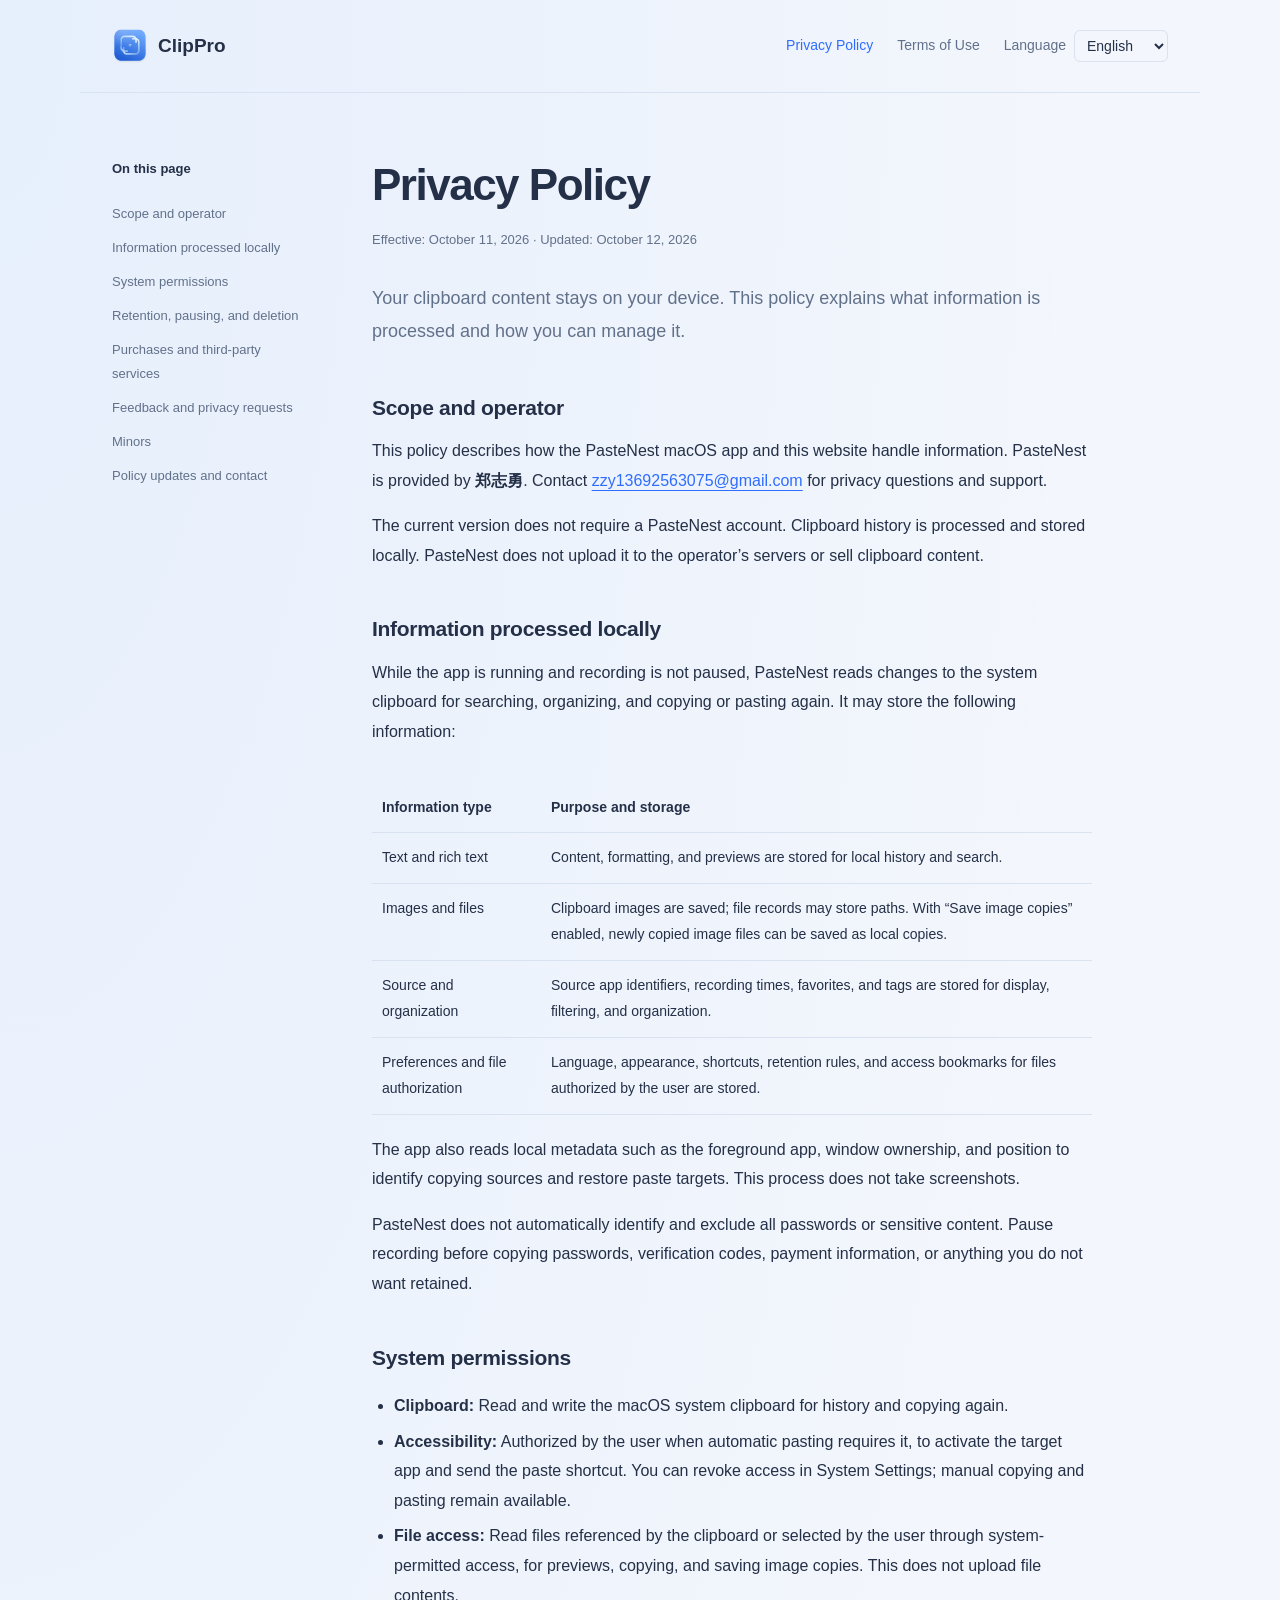
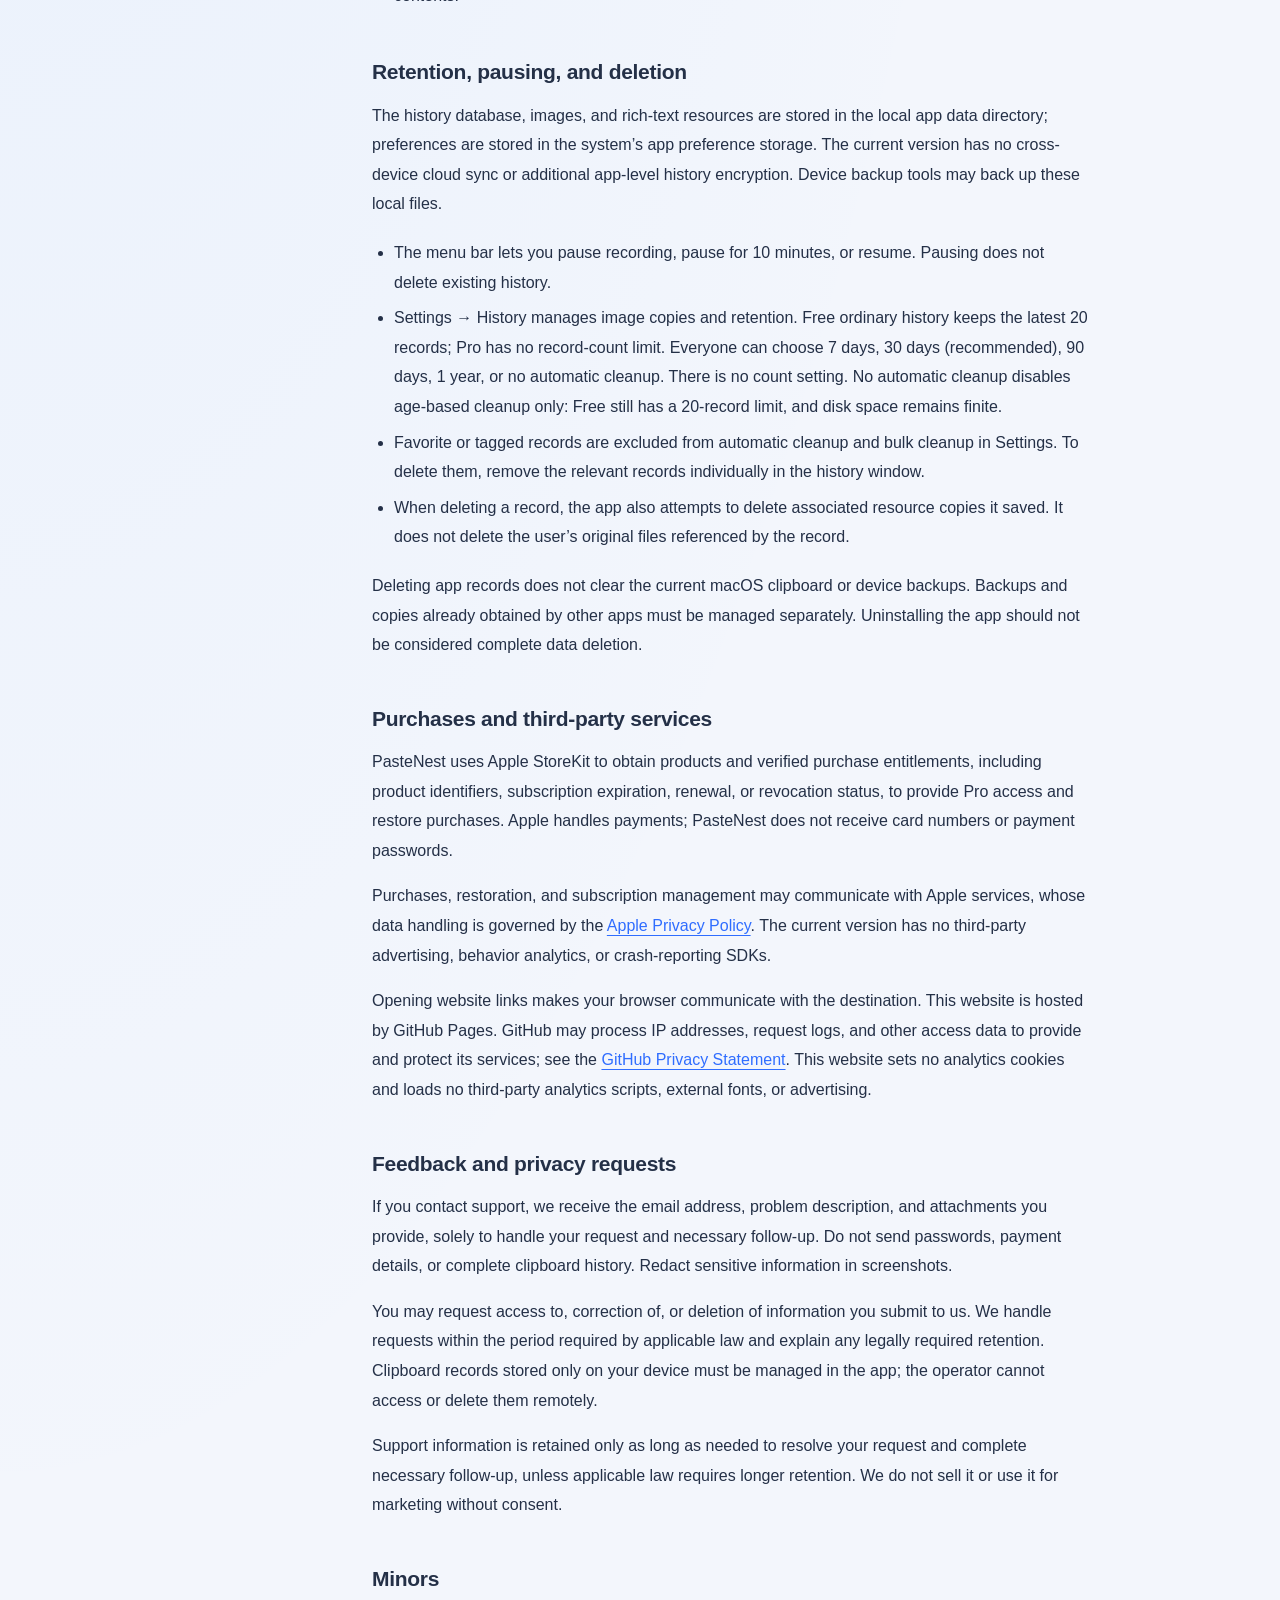
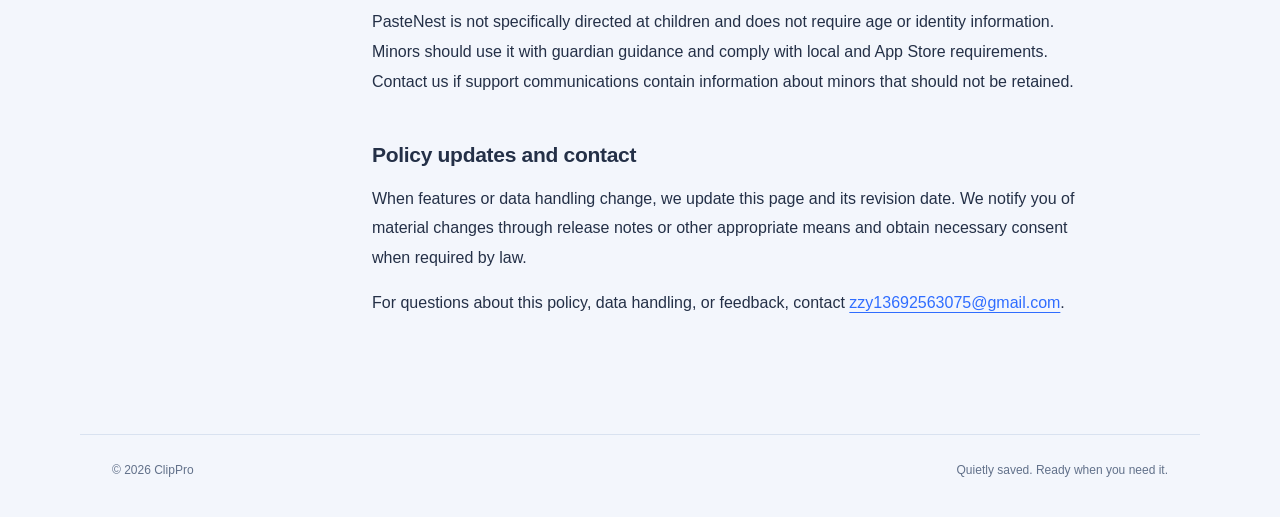
<file: privacy.html>
<!DOCTYPE html>

<html lang="zh-CN"><head><meta charset="utf-8"/><meta content="width=device-width, initial-scale=1" name="viewport"/><meta content="ClipPro 隐私政策：剪贴板内容留在您的设备上。这里说明我们处理哪些信息，以及您如何管理它们。" name="description"/><title>隐私政策 · ClipPro</title><link href="icon.png" rel="icon"/><link href="styles.css" rel="stylesheet"/><script defer="" src="translations.js"></script><script defer="" src="i18n.js"></script></head><body data-page="privacy"><a class="skip" data-ui="skip" href="#content">跳至正文</a><header><a class="brand" href="./"><img alt="" height="36" src="icon.png" width="36"/>ClipPro</a><nav aria-label="法律文件"><a aria-current="page" data-ui="privacy" href="privacy.html">隐私政策</a><a data-ui="terms" href="terms.html">使用条款</a><label class="language-control"><span data-ui="language">语言</span><select aria-label="语言" id="language"><option value="zh-Hans">简体中文</option><option value="zh-Hant">繁體中文</option><option value="en">English</option><option value="ja">日本語</option><option value="ko">한국어</option><option value="fr">Français</option><option value="de">Deutsch</option></select></label></nav></header><div class="layout"><aside aria-label="页面目录"><p data-ui="toc">本文目录</p><a data-heading="scope" href="#scope">适用范围与运营方</a><a data-heading="data" href="#data">本机处理的信息</a><a data-heading="permissions" href="#permissions">系统权限</a><a data-heading="retention" href="#retention">保存、暂停与删除</a><a data-heading="apple" href="#apple">购买与第三方服务</a><a data-heading="support" href="#support">反馈与隐私请求</a><a data-heading="children" href="#children">未成年人</a><a data-heading="updates" href="#updates">政策更新与联系</a></aside><main id="content"><h1 data-ui="privacy">隐私政策</h1><p class="meta" data-ui="date">生效日期：2026 年 10 月 11 日 · 更新日期：2026 年 10 月 11 日</p><p class="intro" data-i18n="privacy.0">剪贴板内容留在您的设备上。这里说明我们处理哪些信息，以及您如何管理它们。</p><section id="scope"><h2 data-i18n="privacy.1">适用范围与运营方</h2><p data-i18n="privacy.2">本政策说明 ClipPro macOS 应用与本网站如何处理信息。ClipPro 由 <strong>郑志勇</strong> 提供，隐私和支持联系邮箱为 <a href="mailto:zzy13692563075@gmail.com">zzy13692563075@gmail.com</a>。</p><p data-i18n="privacy.3">当前版本无需创建 ClipPro 账号。剪贴板历史在本机处理和保存，ClipPro 不将这些内容上传至运营方服务器，不出售剪贴板内容。</p></section><section id="data"><h2 data-i18n="privacy.4">本机处理的信息</h2><p data-i18n="privacy.5">在应用运行且记录未暂停时，ClipPro 读取系统剪贴板变化，以便搜索、整理和再次复制或粘贴。可能保存以下信息：</p><div class="table-wrap"><table><thead><tr><th data-i18n="privacy.6">信息类型</th><th data-i18n="privacy.7">用途与存储</th></tr></thead><tbody><tr><td data-i18n="privacy.8">文本与富文本</td><td data-i18n="privacy.9">保存内容、格式及预览，用于本机历史记录和搜索。</td></tr><tr><td data-i18n="privacy.10">图片与文件</td><td data-i18n="privacy.11">保存剪贴板图片；文件记录可保存路径。开启“保存图片副本”后，可将新复制的图片文件保存为本机副本。</td></tr><tr><td data-i18n="privacy.12">来源与整理信息</td><td data-i18n="privacy.13">保存来源应用标识、记录时间、收藏状态、标签等，用于展示、筛选和整理。</td></tr><tr><td data-i18n="privacy.14">偏好与文件授权</td><td data-i18n="privacy.15">保存语言、外观、快捷键、保留规则，以及用户授权文件的访问书签。</td></tr></tbody></table></div><p data-i18n="privacy.16">应用也会在本机读取前台应用及窗口归属、位置等元数据，辅助识别复制来源和恢复粘贴目标；此过程不生成屏幕截图。</p><p data-i18n="privacy.17">ClipPro 不会自动识别并排除所有密码或敏感内容。复制密码、验证码、支付信息或其他不希望留存的内容前，请暂停记录。</p></section><section id="permissions"><h2 data-i18n="privacy.18">系统权限</h2><ul><li data-i18n="privacy.19"><strong>剪贴板：</strong>读取和写入 macOS 系统剪贴板，实现历史记录与再次复制。</li><li data-i18n="privacy.20"><strong>辅助功能：</strong>仅在自动粘贴需要时由用户授权，用于激活目标应用并发送粘贴快捷键。可在系统设置中撤销；撤销后仍可手动复制与粘贴。</li><li data-i18n="privacy.21"><strong>文件访问：</strong>通过系统允许的访问方式读取剪贴板所指向或用户选择的文件，用于预览、复制和保存图片副本。文件内容不会因此上传。</li></ul></section><section id="retention"><h2 data-i18n="privacy.22">保存、暂停与删除</h2><p data-i18n="privacy.23">历史数据库、图片及富文本资源保存在本机应用数据目录；偏好保存在系统的应用偏好存储中。当前版本未实现跨设备云同步，也未额外提供应用层的历史记录加密功能。设备备份工具可能备份这些本机文件。</p><ul><li data-i18n="privacy.24">可通过菜单栏暂停记录、暂停 10 分钟或恢复记录。暂停不会删除已有历史。</li><li data-i18n="privacy.25">可在“设置 → 历史记录”调整记录数量、按天数清理规则和是否保存图片副本。天数为 0 表示关闭按时间清理，数量规则仍可生效。</li><li data-i18n="privacy.26">收藏或添加标签的记录不会被自动清理，也不会被设置页的批量清理删除；如需删除，请在历史窗口逐条删除相关记录。</li><li data-i18n="privacy.27">删除记录时，应用会同时尝试删除由它保存的关联资源副本，不会删除记录所指向的用户原始文件。</li></ul><p data-i18n="privacy.28">删除应用记录不等于清除 macOS 当前剪贴板或设备备份。备份和其他应用已经获得的副本需要分别管理。卸载应用也不应视为已完成全部数据删除。</p></section><section id="apple"><h2 data-i18n="privacy.29">购买与第三方服务</h2><p data-i18n="privacy.30">ClipPro 通过 Apple StoreKit 获取商品及经验证的购买权益，包括商品标识、订阅有效期、续费或撤销状态，以提供 Pro 权益和恢复购买。付款由 Apple 处理，ClipPro 不获取银行卡号或支付密码。</p><p data-i18n="privacy.31">购买、恢复和订阅管理可能需要与 Apple 服务通信，其数据处理受 <a href="https://www.apple.com/legal/privacy/">Apple 隐私政策</a>约束。当前版本未接入第三方广告、行为分析或崩溃上报 SDK。</p><p data-i18n="privacy.32">打开网站链接时，浏览器会与目标网站通信。本网站由 GitHub Pages 托管；GitHub 可能为提供及保护服务处理 IP 地址、请求日志等访问数据，详见 <a href="https://docs.github.com/en/site-policy/privacy-policies/github-general-privacy-statement">GitHub 隐私声明</a>。本网站不设置分析 Cookie，不加载第三方分析脚本、外部字体或广告。</p></section><section id="support"><h2 data-i18n="privacy.33">反馈与隐私请求</h2><p data-i18n="privacy.34">若您主动联系支持，我们会收到您提供的邮箱地址、问题描述和附件，仅用于处理请求及必要的后续沟通。请勿发送密码、支付资料或完整剪贴板历史；截图中请遮盖敏感信息。</p><p data-i18n="privacy.35">您可就主动提交给我们的信息提出查询、更正或删除请求。我们会在适用法律要求的期限内处理；如依法需要保留某些信息，会说明理由。仅存于您设备的剪贴板记录需要由您在应用中管理，运营方无法远程访问或删除。</p><p data-i18n="privacy.36">支持信息仅保留到解决请求与必要后续处理所需的时间；适用法律要求保留的除外。我们不出售这些信息，也不将其用于未经同意的营销。</p></section><section id="children"><h2 data-i18n="privacy.37">未成年人</h2><p data-i18n="privacy.38">ClipPro 不以儿童为专门服务对象，也不要求提供年龄或身份信息。未成年人应在监护人指导下使用，并遵守所在地区及 App Store 的相关要求。如果您认为支持沟通中包含不应保存的未成年人信息，请联系我们处理。</p></section><section id="updates"><h2 data-i18n="privacy.39">政策更新与联系</h2><p data-i18n="privacy.40">功能或数据处理方式变化时，我们会更新本页面和更新日期；涉及重大变化时，通过应用更新说明或其他适当方式提示，并在法律要求时取得必要同意。</p><p data-i18n="privacy.41">关于本政策、数据处理或问题反馈，请联系 <a href="mailto:zzy13692563075@gmail.com">zzy13692563075@gmail.com</a>。</p></section></main></div><footer><span>© 2026 ClipPro</span><span data-ui="footer">安静记录，需要时随手取用。</span></footer></body></html>
</file>
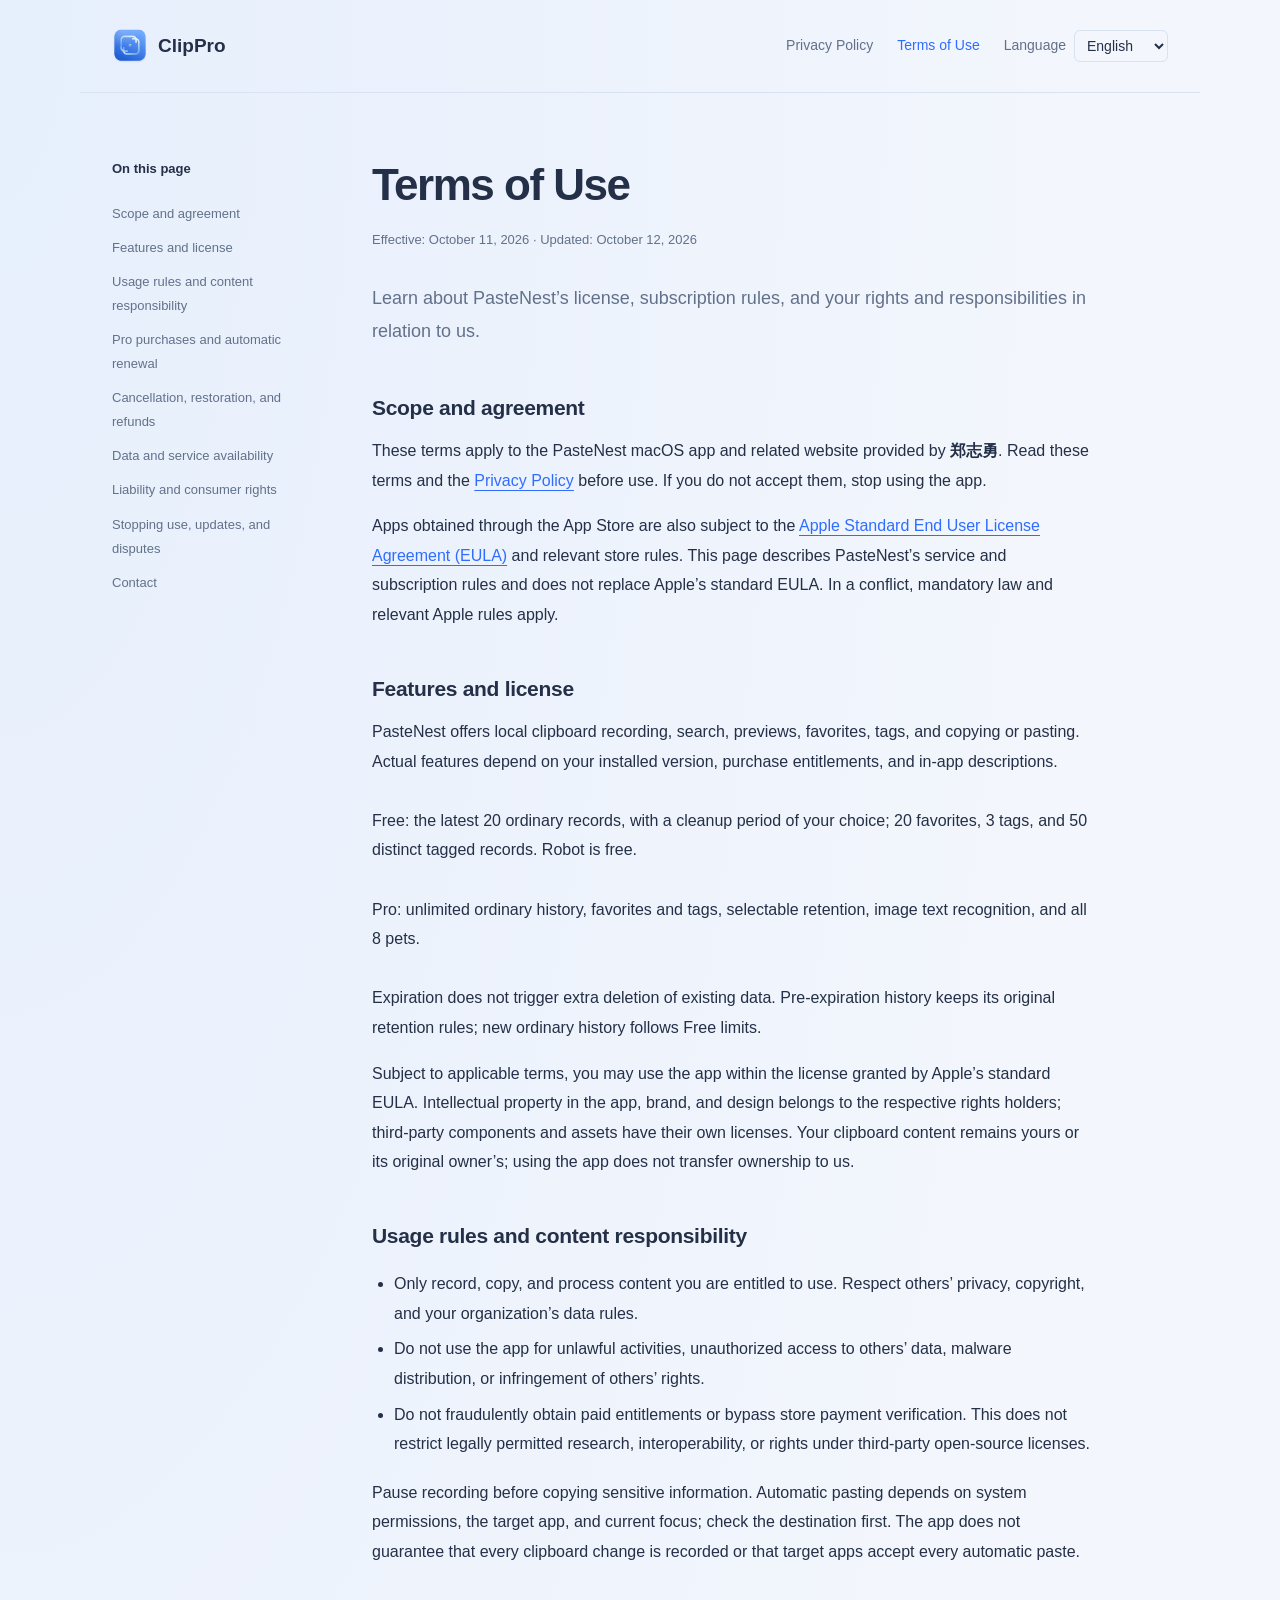
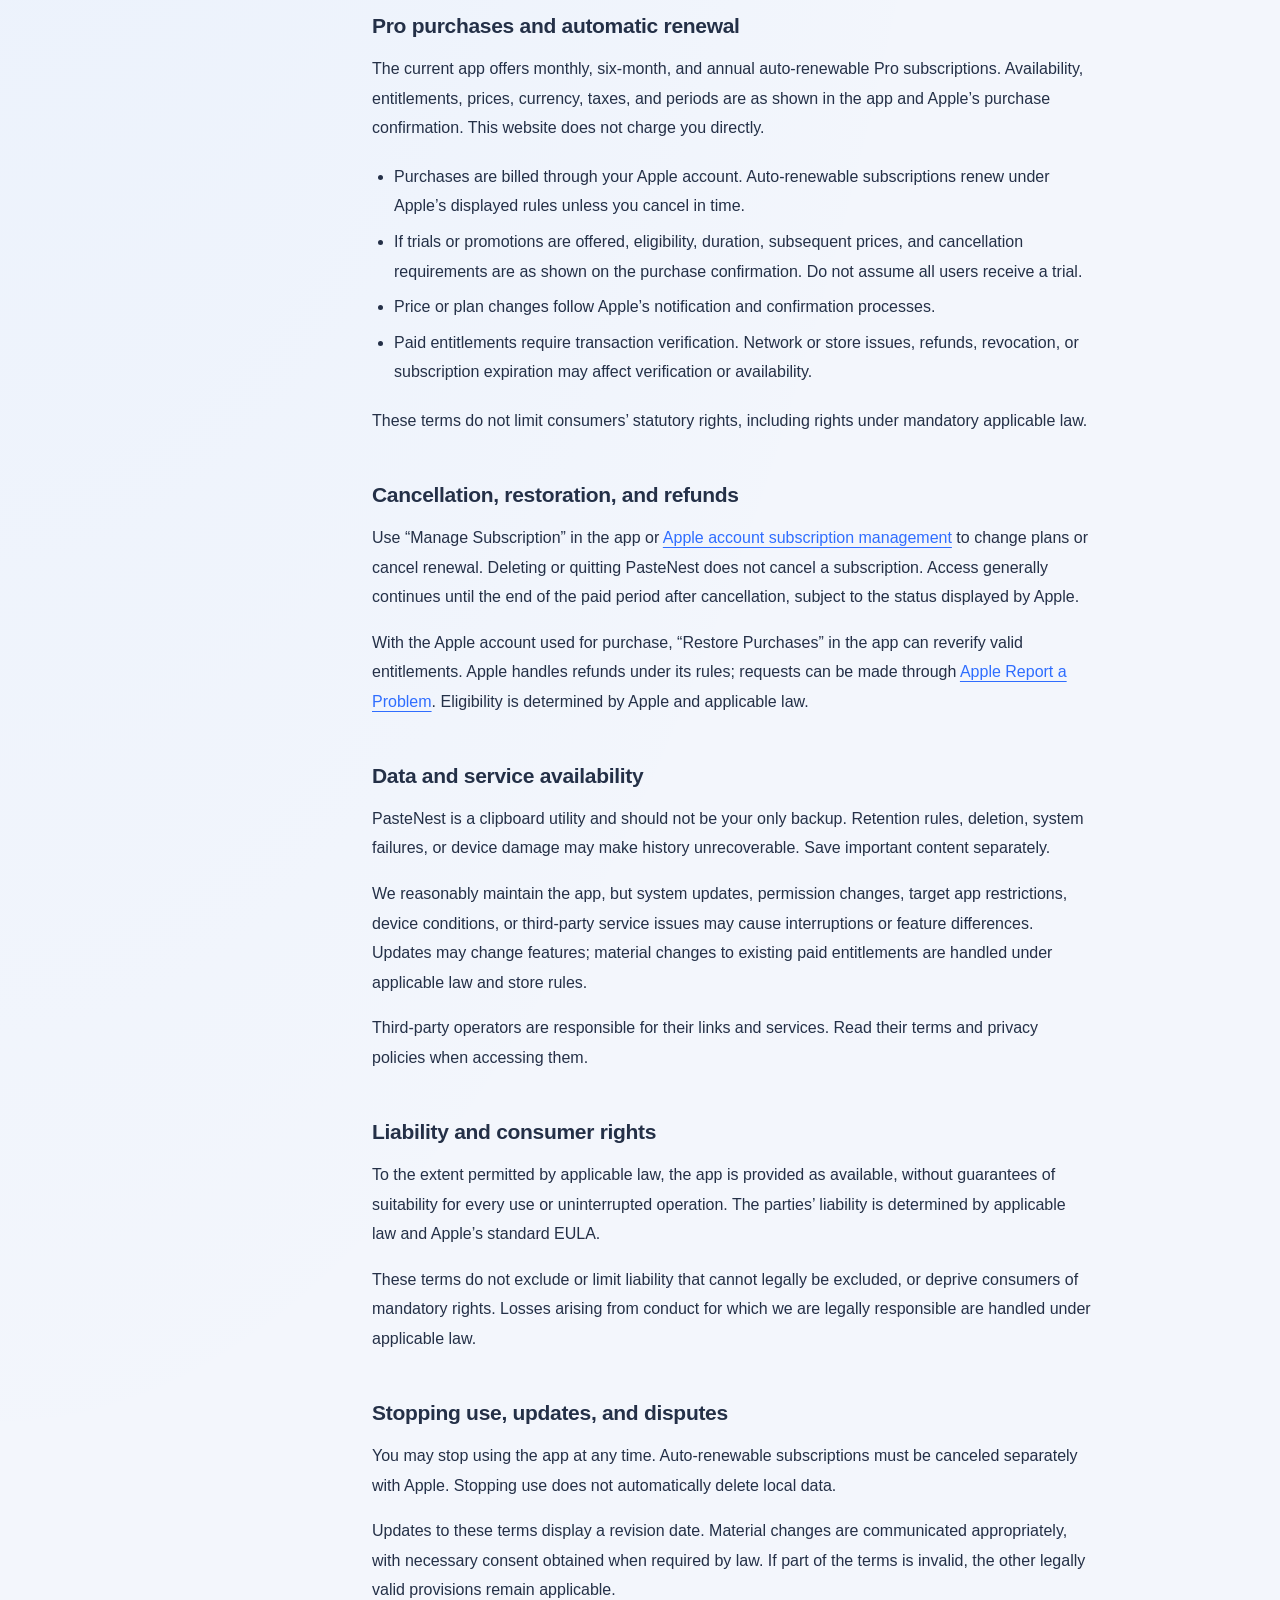
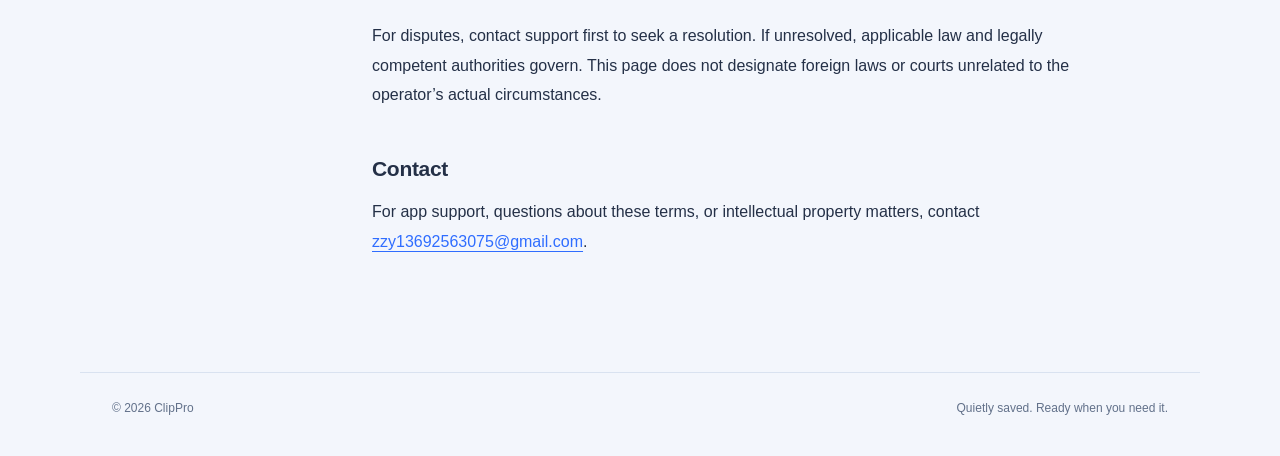
<file: terms.html>
<!DOCTYPE html>

<html lang="zh-CN"><head><meta charset="utf-8"/><meta content="width=device-width, initial-scale=1" name="viewport"/><meta content="ClipPro 使用条款：了解 ClipPro 的使用许可、订阅规则，以及您与我们的权利和责任。" name="description"/><title>使用条款 · ClipPro</title><link href="icon.png" rel="icon"/><link href="styles.css" rel="stylesheet"/><script defer="" src="translations.js"></script><script defer="" src="i18n.js"></script></head><body data-page="terms"><a class="skip" data-ui="skip" href="#content">跳至正文</a><header><a class="brand" href="./"><img alt="" height="36" src="icon.png" width="36"/>ClipPro</a><nav aria-label="法律文件"><a data-ui="privacy" href="privacy.html">隐私政策</a><a aria-current="page" data-ui="terms" href="terms.html">使用条款</a><label class="language-control"><span data-ui="language">语言</span><select aria-label="语言" id="language"><option value="zh-Hans">简体中文</option><option value="zh-Hant">繁體中文</option><option value="en">English</option><option value="ja">日本語</option><option value="ko">한국어</option><option value="fr">Français</option><option value="de">Deutsch</option></select></label></nav></header><div class="layout"><aside aria-label="页面目录"><p data-ui="toc">本文目录</p><a data-heading="agreement" href="#agreement">适用范围与协议</a><a data-heading="service" href="#service">应用功能与使用许可</a><a data-heading="responsibility" href="#responsibility">使用规则与内容责任</a><a data-heading="subscriptions" href="#subscriptions">Pro 购买与自动续费</a><a data-heading="manage" href="#manage">取消、恢复与退款</a><a data-heading="availability" href="#availability">数据与服务可用性</a><a data-heading="liability" href="#liability">责任与消费者权利</a><a data-heading="changes" href="#changes">停止使用、更新与争议</a><a data-heading="contact" href="#contact">联系方式</a></aside><main id="content"><h1 data-ui="terms">使用条款</h1><p class="meta" data-ui="date">生效日期：2026 年 10 月 11 日 · 更新日期：2026 年 10 月 11 日</p><p class="intro" data-i18n="terms.0">了解 ClipPro 的使用许可、订阅规则，以及您与我们的权利和责任。</p><section id="agreement"><h2 data-i18n="terms.1">适用范围与协议</h2><p data-i18n="terms.2">本条款适用于由 <strong>郑志勇</strong> 提供的 ClipPro macOS 应用及相关网站。使用前请阅读本条款与 <a href="privacy.html">隐私政策</a>。如果您不接受相关条款，应停止使用。</p><p data-i18n="terms.3">通过 App Store 获取的应用同时适用 <a href="https://www.apple.com/legal/internet-services/itunes/dev/stdeula/">Apple 标准最终用户许可协议（EULA）</a>及相关商店规则；本页面说明 ClipPro 的服务和订阅规则，不替代 Apple 标准 EULA。如有冲突，适用强制法律及相关 Apple 规则。</p></section><section id="service"><h2 data-i18n="terms.4">应用功能与使用许可</h2><p data-i18n="terms.5">ClipPro 提供本机剪贴板记录、搜索、预览、收藏、标签整理及复制或粘贴功能。实际功能以您安装的版本、购买权益及应用内说明为准。</p><p data-i18n="terms.6">在遵守适用条款的前提下，您可依照 Apple 标准 EULA 的许可范围使用应用。应用、品牌及设计的相关知识产权归权利人所有；第三方组件及素材适用各自的许可。您的剪贴板内容仍由您或原权利人拥有，使用应用不会将其所有权转移给我们。</p></section><section id="responsibility"><h2 data-i18n="terms.7">使用规则与内容责任</h2><ul><li data-i18n="terms.8">仅记录、复制和处理您有权使用的内容，并尊重他人隐私、版权及所在组织的数据规则。</li><li data-i18n="terms.9">不得利用应用实施违法活动、未经授权访问他人数据、传播恶意软件或侵犯他人权利。</li><li data-i18n="terms.10">不得以欺诈方式获取付费权益或规避商店的支付验证；法律允许的研究、互操作及第三方开源许可权利不受本条限制。</li></ul><p data-i18n="terms.11">复制敏感信息前请暂停记录。自动粘贴取决于系统权限、目标应用和当前焦点；执行前请确认目标位置。应用不保证每次剪贴板变化均被记录，也不保证目标应用接受每次自动粘贴。</p></section><section id="subscriptions"><h2 data-i18n="terms.12">Pro 购买与自动续费</h2><p data-i18n="terms.13">当前应用提供月付、半年付和年付 Pro 自动续期订阅；商品是否可购买、具体权益、价格、币种、税费和周期以应用内及 Apple 购买确认页面为准。本网站不直接收费。</p><ul><li data-i18n="terms.14">购买通过您的 Apple 账户结算。自动续期订阅会按照 Apple 显示的规则续费，除非您及时取消。</li><li data-i18n="terms.15">若提供试用或优惠，其资格、期限、后续价格和取消要求以购买确认页为准；不应假设所有用户均享有试用。</li><li data-i18n="terms.16">价格或计划变动会依照 Apple 的通知与确认流程处理。</li><li data-i18n="terms.17">付费权益需验证交易状态；网络、商店异常、退款、撤销或订阅到期可能影响权益验证或可用性。</li></ul><p data-i18n="terms.18">在适用强制法律之外，本条款不限制消费者依法享有的权利。</p></section><section id="manage"><h2 data-i18n="terms.19">取消、恢复与退款</h2><p data-i18n="terms.20">您可以通过应用的“管理订阅”或 <a href="https://apps.apple.com/account/subscriptions">Apple 账户订阅管理</a>更换计划或取消续费。仅删除或退出 ClipPro 不会取消订阅。通常取消续费后，权益保留至已付费订阅期结束，具体以 Apple 显示的状态为准。</p><p data-i18n="terms.21">使用购买时的 Apple 账户，可通过应用的“恢复购买”重新验证有效权益。退款由 Apple 依其规则处理，可通过 <a href="https://reportaproblem.apple.com/">Apple 问题报告页面</a>申请；是否符合退款条件由 Apple 及适用法律决定。</p></section><section id="availability"><h2 data-i18n="terms.22">数据与服务可用性</h2><p data-i18n="terms.23">ClipPro 是剪贴板辅助工具，不应作为唯一的数据备份。保留规则、主动删除、系统故障或设备损坏可能导致历史不可恢复；重要内容请另行保存。</p><p data-i18n="terms.24">我们会合理维护应用，但系统更新、权限变动、目标应用限制、设备环境或第三方服务异常可能造成中断或功能差异。更新可能调整功能，涉及已有付费权益的重大变化会依适用法律和商店规则处理。</p><p data-i18n="terms.25">第三方链接和服务由其运营方负责。您访问这些服务时，应阅读相应条款与隐私政策。</p></section><section id="liability"><h2 data-i18n="terms.26">责任与消费者权利</h2><p data-i18n="terms.27">在适用法律允许的范围内，应用按实际可用状态提供，不保证适合所有使用场景或永不中断。双方责任按适用法律及 Apple 标准 EULA 确定。</p><p data-i18n="terms.28">本条款不排除或限制法律不得排除的责任，也不剥夺消费者的强制性权利。对于因我们依法应承担责任的行为造成的损失，依适用法律处理。</p></section><section id="changes"><h2 data-i18n="terms.29">停止使用、更新与争议</h2><p data-i18n="terms.30">您可随时停止使用应用；如有自动续期订阅，需另行在 Apple 处取消续费。停止使用不会自动删除本机数据。</p><p data-i18n="terms.31">本条款更新时会标注更新日期。重大变化将以适当方式提示，并在法律要求时取得必要同意。条款部分内容无效时，其他依法有效的内容继续适用。</p><p data-i18n="terms.32">发生争议时，请先联系支持以便协商解决。协商未果的，按适用法律及依法有管辖权的机构处理；本页面不指定与运营方实际情况无关的外国法律或法院。</p></section><section id="contact"><h2 data-i18n="terms.33">联系方式</h2><p data-i18n="terms.34">应用支持、条款咨询及知识产权问题，请联系 <a href="mailto:zzy13692563075@gmail.com">zzy13692563075@gmail.com</a>。</p></section></main></div><footer><span>© 2026 ClipPro</span><span data-ui="footer">安静记录，需要时随手取用。</span></footer></body></html>
</file>
<file: styles.css>
:root{color-scheme:light dark;--bg:#f3f6fc;--fg:#243047;--muted:#62718a;--blue:#2f6dff;--line:#d9e2f0;--surface:#ffffffa6}
*{box-sizing:border-box}html{scroll-behavior:smooth;scroll-padding-top:100px}body{margin:0;font:16px/1.85 -apple-system,BlinkMacSystemFont,"PingFang SC","Microsoft YaHei",sans-serif;background:radial-gradient(ellipse at top left,#4a9bff14,transparent 60%),var(--bg);color:var(--fg)}a{color:var(--blue);text-underline-offset:4px}a:hover{text-decoration:underline}a:focus-visible{outline:2px solid var(--blue);outline-offset:5px}.skip{position:absolute;left:20px;top:-80px}.skip:focus{top:15px;background:var(--bg);z-index:3}header{max-width:1120px;margin:auto;padding:28px 32px;display:flex;align-items:center;justify-content:space-between;border-bottom:1px solid var(--line)}.brand{display:flex;align-items:center;gap:10px;text-decoration:none;color:var(--fg);font-size:19px;font-weight:700}.brand img{width:36px;height:36px}header nav{display:flex;gap:24px;font-size:14px}header nav a{text-decoration:none;color:var(--muted)}header nav a[aria-current]{color:var(--blue)}.layout{max-width:1120px;margin:64px auto 100px;padding:0 32px;display:grid;grid-template-columns:190px minmax(0,720px);gap:70px}aside{align-self:start;position:sticky;top:32px;font-size:13px}aside p{font-weight:600;margin:0 0 16px}aside a{display:block;color:var(--muted);text-decoration:none;padding:5px 0}h1{font-size:44px;letter-spacing:-1.5px;line-height:1.25;margin:0 0 16px}h2{font-size:21px;line-height:1.4;margin:44px 0 14px;letter-spacing:-.3px}h3{font-size:17px;margin:24px 0 8px}p{margin:0 0 16px}.meta{font-size:13px;color:var(--muted);margin-bottom:30px}.intro{font-size:18px;color:var(--muted)}.note{padding:20px 24px;border-left:3px solid var(--blue);background:var(--surface);margin:28px 0}.note p:last-child{margin:0}ul{padding-left:22px}li{padding:3px 0}table{width:100%;border-collapse:collapse;font-size:14px;margin:20px 0}th,td{text-align:left;vertical-align:top;border-bottom:1px solid var(--line);padding:12px 10px}th{font-weight:600}.table-wrap{overflow-x:auto}footer{max-width:1120px;margin:auto;padding:24px 32px 36px;border-top:1px solid var(--line);font-size:12px;color:var(--muted);display:flex;justify-content:space-between;gap:20px}.home{max-width:820px;padding:72px 32px 100px;margin:auto}.home>img{width:96px;height:96px;margin-bottom:24px}.links{margin-top:48px;border-top:1px solid var(--line)}.links a{display:block;padding:24px 0;border-bottom:1px solid var(--line);text-decoration:none;font-size:20px}.links small{display:block;font-size:14px;color:var(--muted)}@media(prefers-color-scheme:dark){:root{--bg:#121824;--fg:#f2f5fa;--muted:#9aa8ba;--blue:#8cb7f2;--line:#ffffff18;--surface:#ffffff08}}@media(max-width:760px){header{padding:20px}header nav{gap:14px;font-size:12px}.layout{display:block;margin:36px auto 60px;padding:0 24px}aside{position:static;border-bottom:1px solid var(--line);padding-bottom:24px;margin-bottom:32px}aside a{display:inline-block;margin-right:16px}h1{font-size:34px}footer{padding:24px;flex-direction:column;gap:6px}.home{padding:48px 24px}}@media(prefers-reduced-motion:reduce){html{scroll-behavior:auto}}@media print{body{background:white;color:black}header,aside,footer,.skip{display:none}.layout{display:block;margin:0;padding:0}a{color:inherit}.note{background:none}h2{break-after:avoid}}
/* Language selection uses the same native type and light/dark palette. */
header nav{align-items:center;flex-wrap:wrap;justify-content:flex-end}.language-control{display:flex;align-items:center;gap:8px;color:var(--muted)}.language-control select{max-width:150px;padding:6px 8px;border:1px solid var(--line);border-radius:6px;font:inherit;background:var(--bg);color:var(--fg)}.language-control select:focus-visible{outline:2px solid var(--blue);outline-offset:3px}@media(max-width:760px){header{align-items:flex-start;gap:20px}header nav{max-width:70%;gap:10px 14px}.language-control{flex-basis:100%;justify-content:flex-end}.language-control select{max-width:140px}}@media print{.language-control{display:none}}
h1,h2{overflow-wrap:anywhere;hyphens:auto}
</file>
<file: guide.css>
/* A reading-focused guide, with the app's blue palette and real product screenshots. */
.guide-page{background:var(--bg)}
.guide-layout{grid-template-columns:200px minmax(0,760px);gap:48px}
.guide-layout aside{border-left:1px solid var(--line);padding-left:18px}
.guide-layout aside a{padding:7px 0;line-height:1.5}
.guide-content{min-width:0}
.mobile-toc{display:none}
.guide-content h1{font-size:40px;letter-spacing:-1px}
.guide-content h2{margin-top:56px;padding-top:24px;border-top:1px solid var(--line);scroll-margin-top:24px}
.guide-content p{overflow-wrap:anywhere}
.guide-content li{padding:5px 0}
.guide-content ol{padding-left:24px}
.guide-start{border-left:3px solid var(--blue);padding:18px 24px;margin:30px 0 36px;background:var(--surface)}
.guide-start>span{font-size:13px;font-weight:600;color:var(--blue)}
.guide-start p{font-size:19px;margin:8px 0}
.guide-start a{font-size:14px}
.guide-content kbd{display:inline-block;font:inherit;font-size:14px;line-height:1.7;padding:0 6px;border:1px solid var(--line);border-bottom-width:2px;border-radius:5px;background:var(--bg)}
.guide-content code{font-size:.9em;padding:2px 5px;background:var(--surface);border-radius:4px}
.guide-content figure{margin:28px 0 12px}
.guide-content figure a{display:block;border:1px solid var(--line);border-radius:10px;overflow:hidden}
.guide-content figure img{display:block;width:100%;height:auto}
.guide-content figcaption{font-size:12px;text-align:right;color:var(--muted);margin-top:6px}
.guide-content em{font-size:13px;color:var(--muted);font-style:normal}
.guide-content th{white-space:nowrap}
.guide-contact{margin-top:60px}
@media(max-width:760px){.guide-layout{padding:0 20px}.guide-layout aside{display:none}.mobile-toc{display:block;border-block:1px solid var(--line);padding:12px 0;margin:24px 0}.mobile-toc summary{cursor:pointer;color:var(--blue);font-weight:600}.mobile-toc a{display:block;text-decoration:none;padding:6px 0;font-size:14px}.guide-layout aside a{display:block;margin:0}.guide-content h1{font-size:30px}.guide-content h2{font-size:21px;margin-top:40px}.guide-start{padding:16px}.guide-start p{font-size:17px}.guide-page header{align-items:center}.guide-page header nav{max-width:62%;gap:8px 12px}.guide-content table{min-width:480px}}
@media print{.guide-start{background:none}.guide-content figure{break-inside:avoid}.guide-content figure a{border:0}.guide-content figcaption,.guide-contact,footer{display:none}.guide-content h2{margin-top:24px}}
</file>
